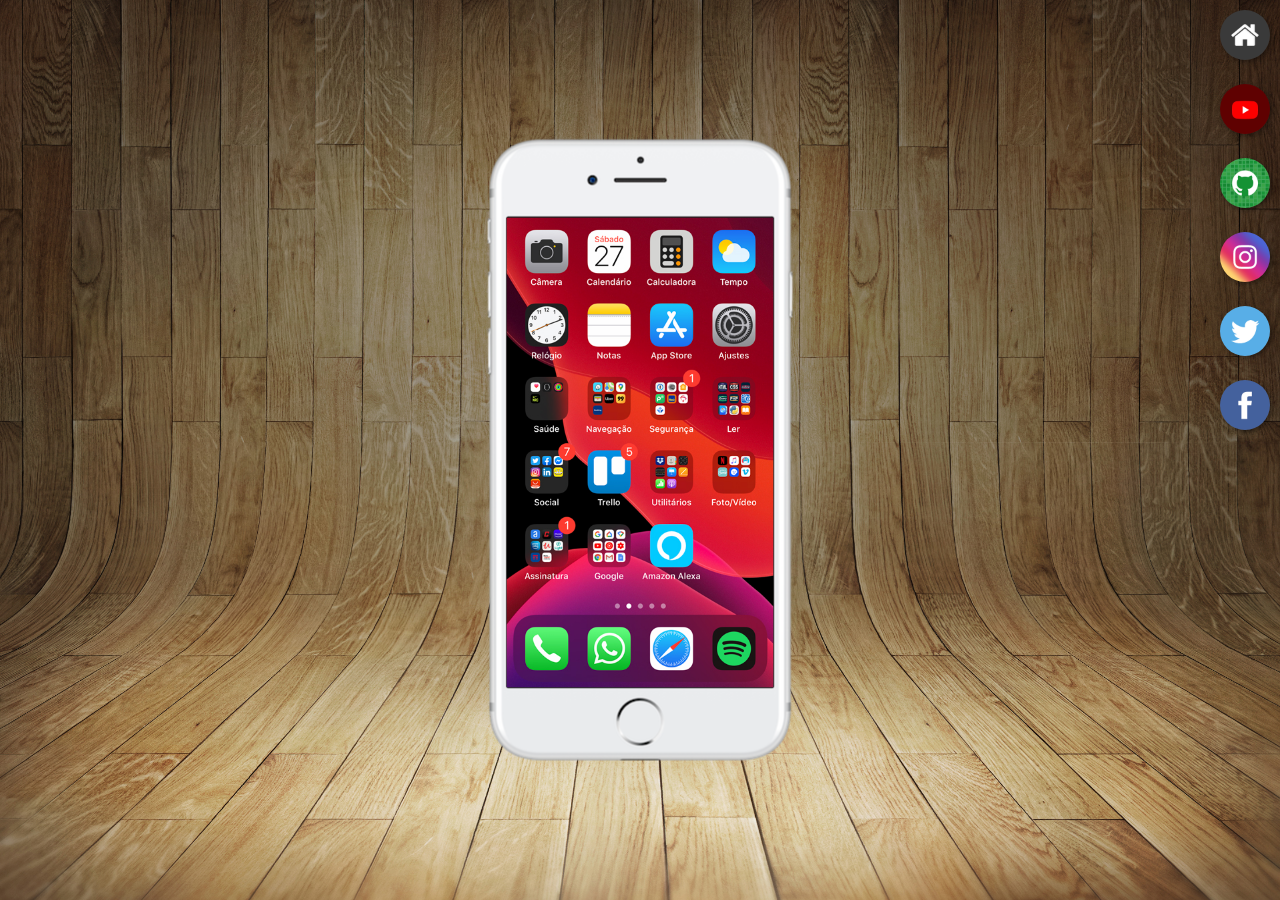
<file: index.html>
<!DOCTYPE html>
<html lang="pt-br">
<head>
    <meta charset="UTF-8">
    <meta name="viewport" content="width=device-width, initial-scale=1.0">
    <link rel="shortcut icon" href="favicon.ico" type="image/x-icon">
    <link rel="stylesheet" href="styles/style.css">
    <title>Projeto Social</title>
</head>
<body>
    <main>
        <section id="telefone">
            <iframe src="home.html" name="tela" id="tela" frameborder="0"></iframe>

        </section>
        <section id="redes-sociais">

            <a href="home.html" target="tela">
                <img src="imagens/logo-home.jpg" alt="Home">
            </a>
            <br>

            <a href="youtube.html" target="tela">
                <img src="imagens/logo-youtube.jpg" alt="Youtube">
            </a>
            <br>

            <a href="github.html" target="tela">
                <img src="imagens/logo-github.jpg" alt="Github">
            </a>
            <br>

            <a href="instagram.html" target="tela">
                <img src="imagens/logo-instagram.jpg" alt="Instagram">
            </a>
            <br>

            <a href="twitter.html" target="tela">
                <img src="imagens/logo-twitter.jpg" alt="Twitter">
            </a>
            <br>

            <a href="facebook.html" target="tela">
                <img src="imagens/logo-facebook.jpg" alt="Facebook">
            </a>
            <br>

        </section>
    </main>
</body>
</html>
</file>
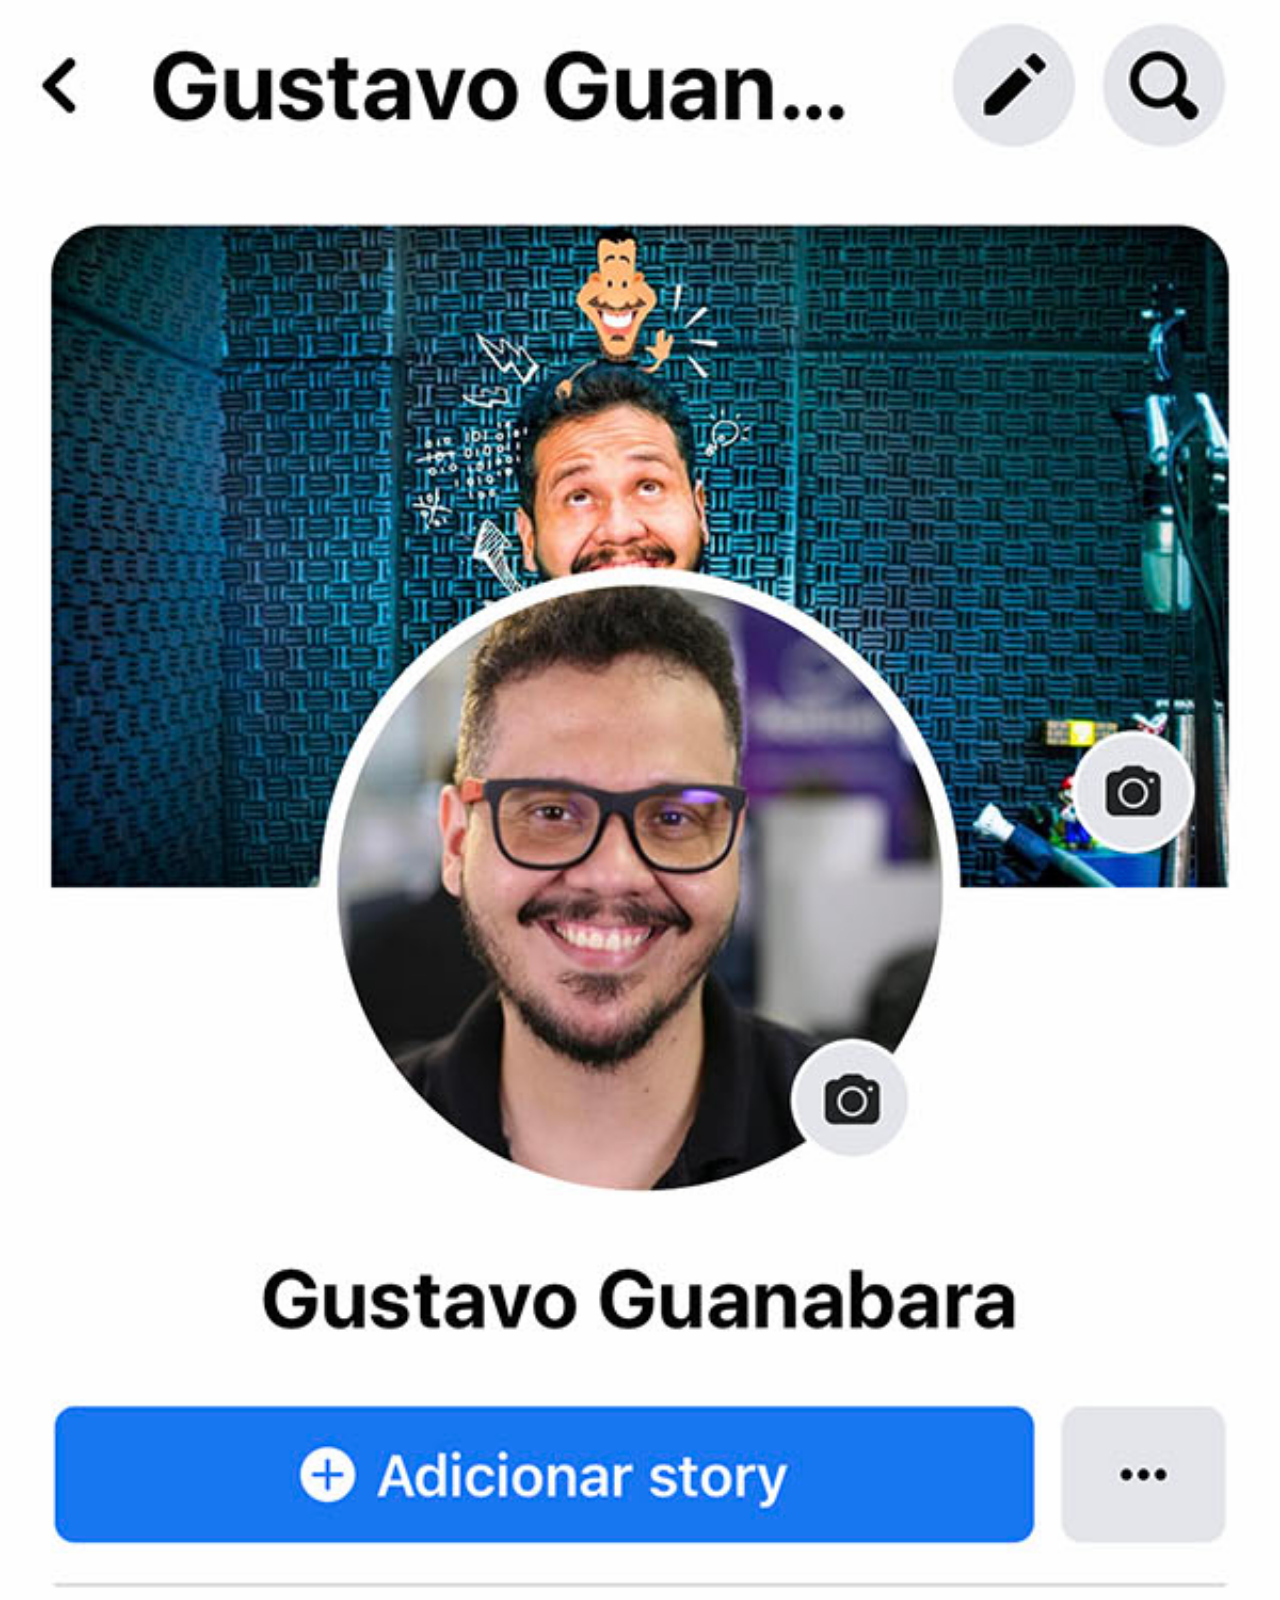
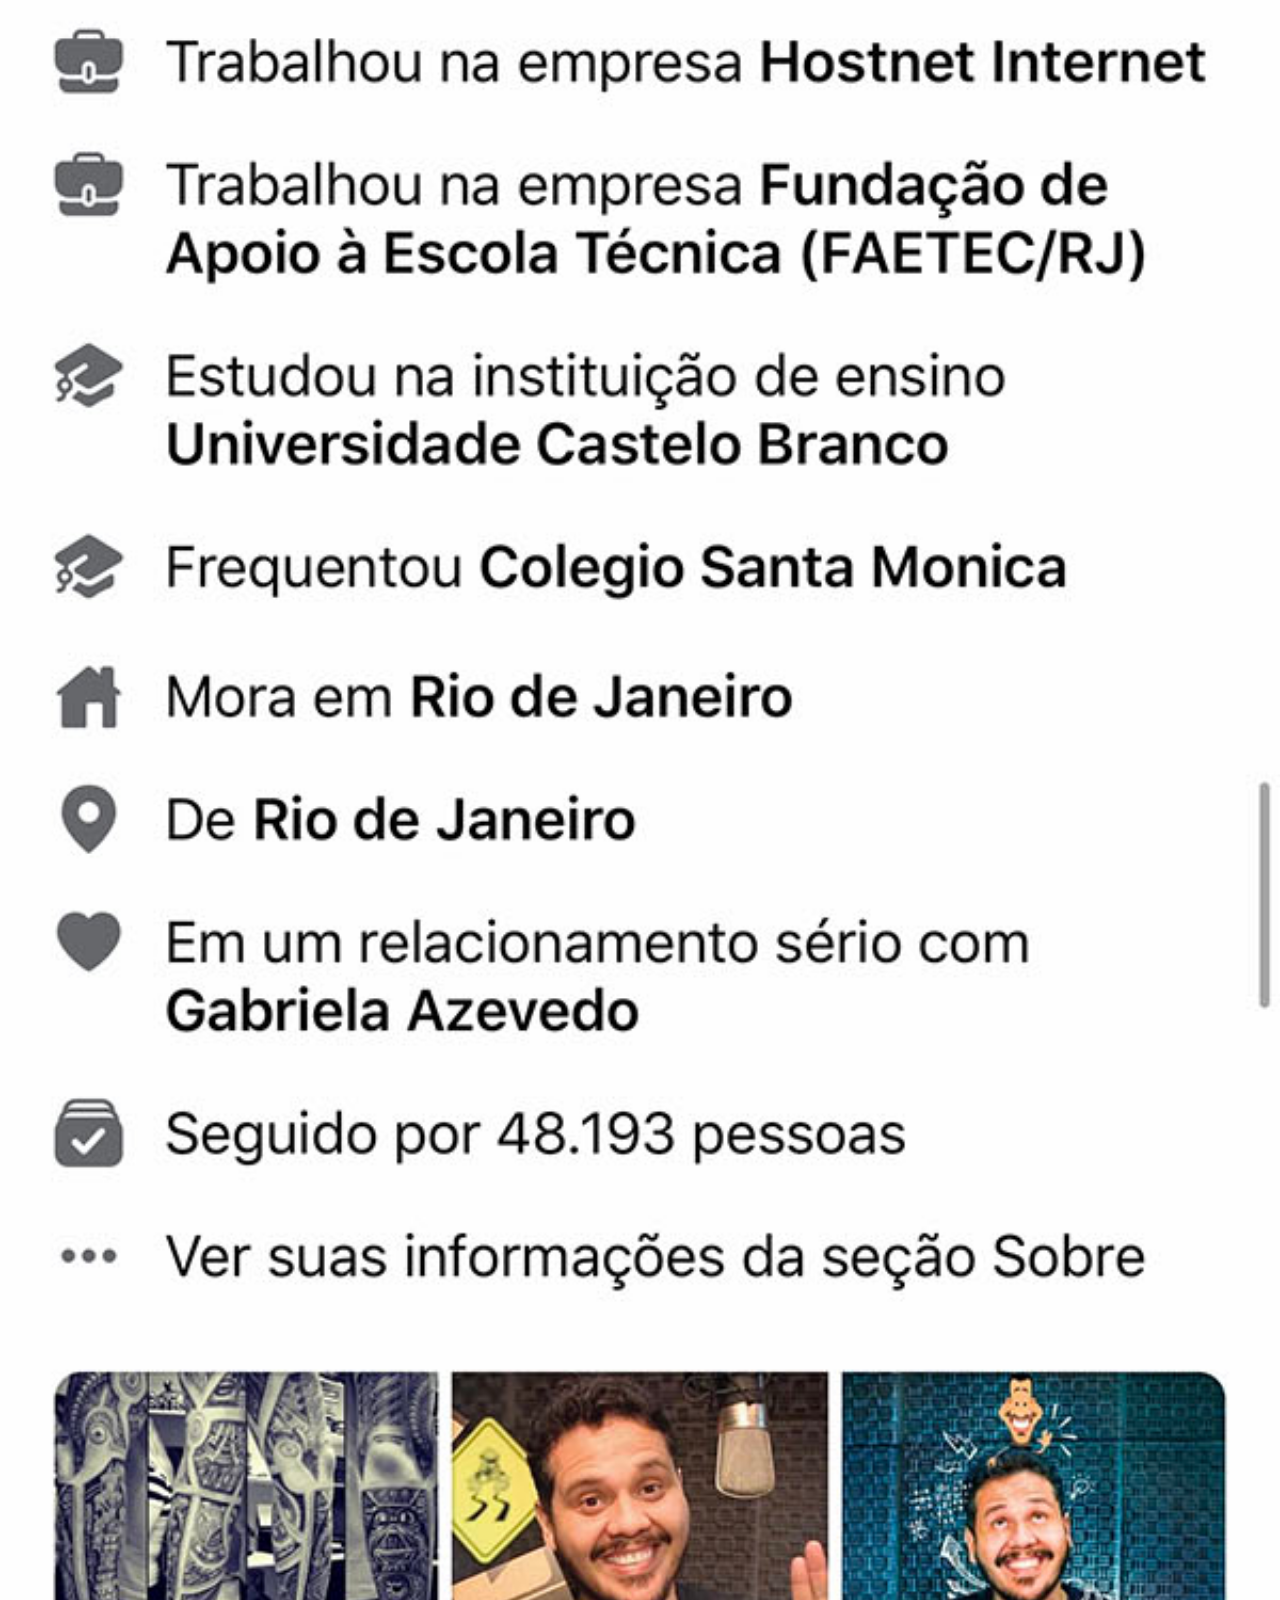
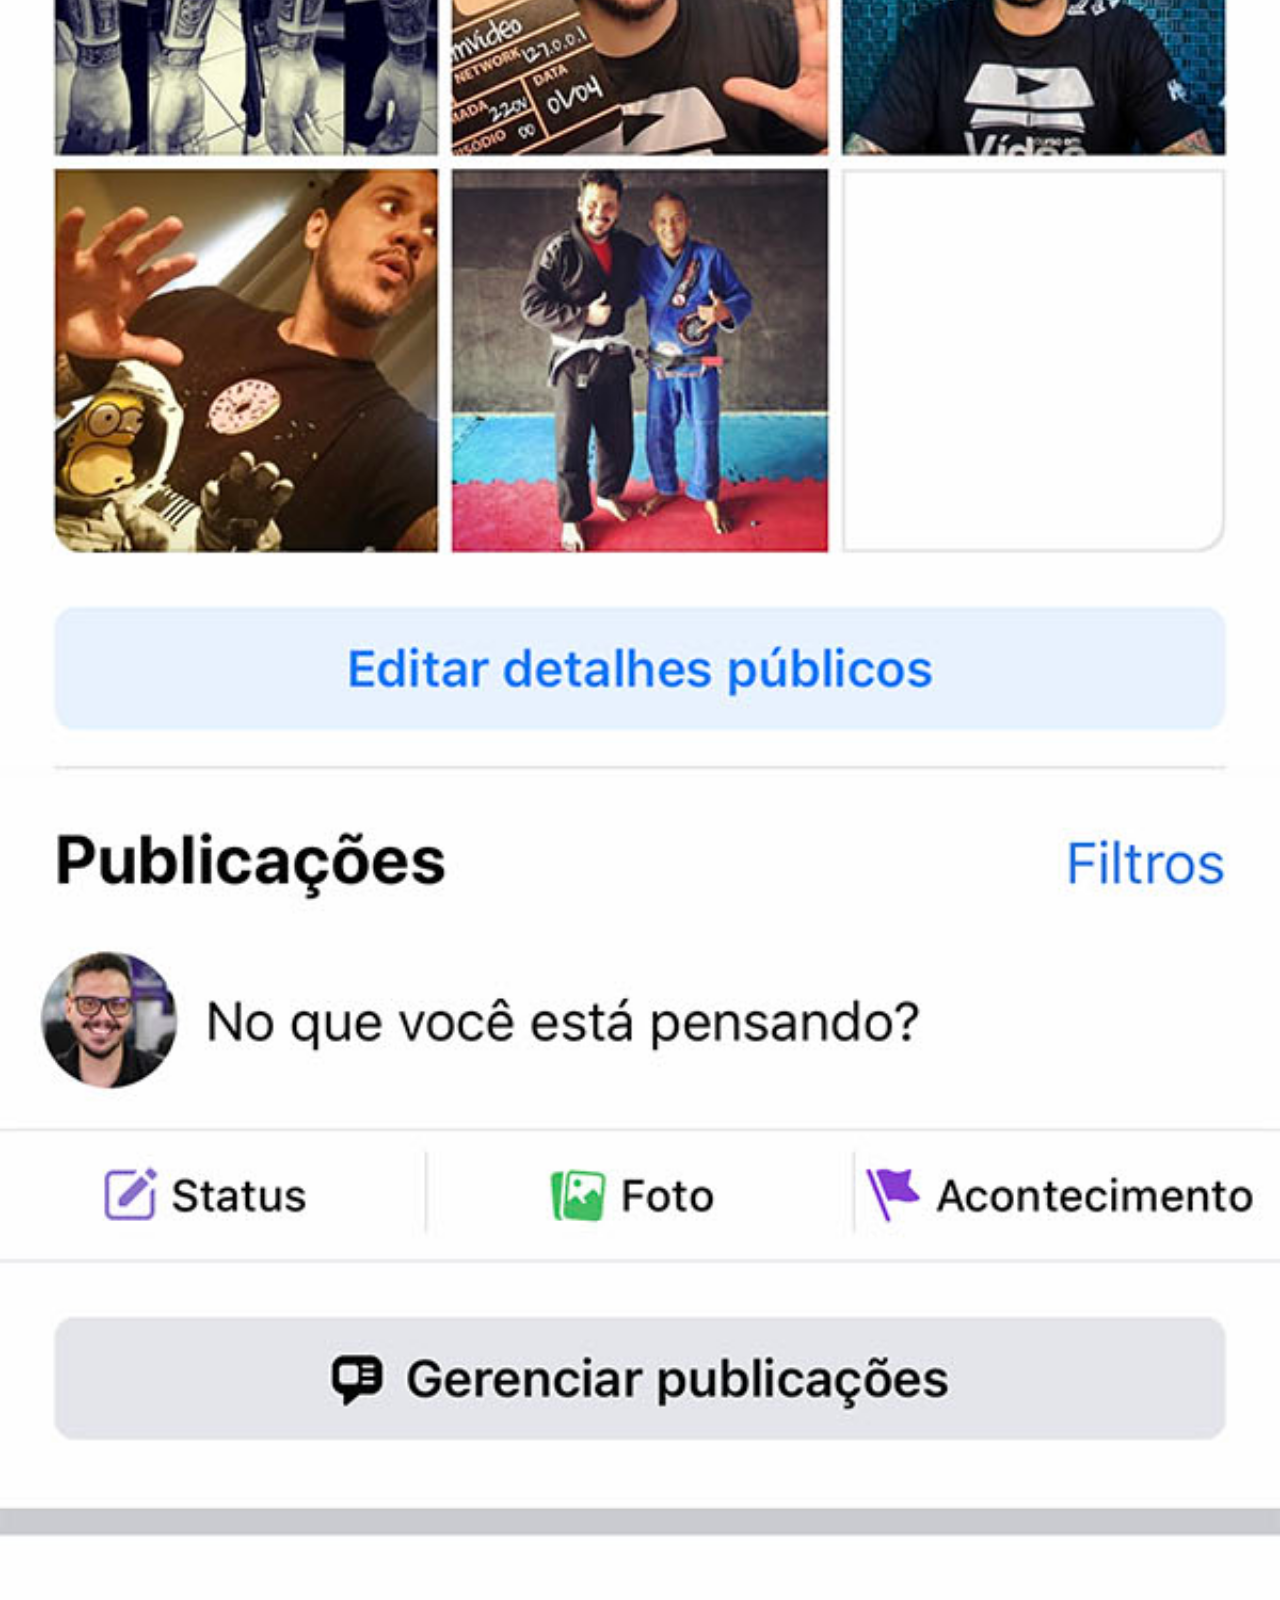
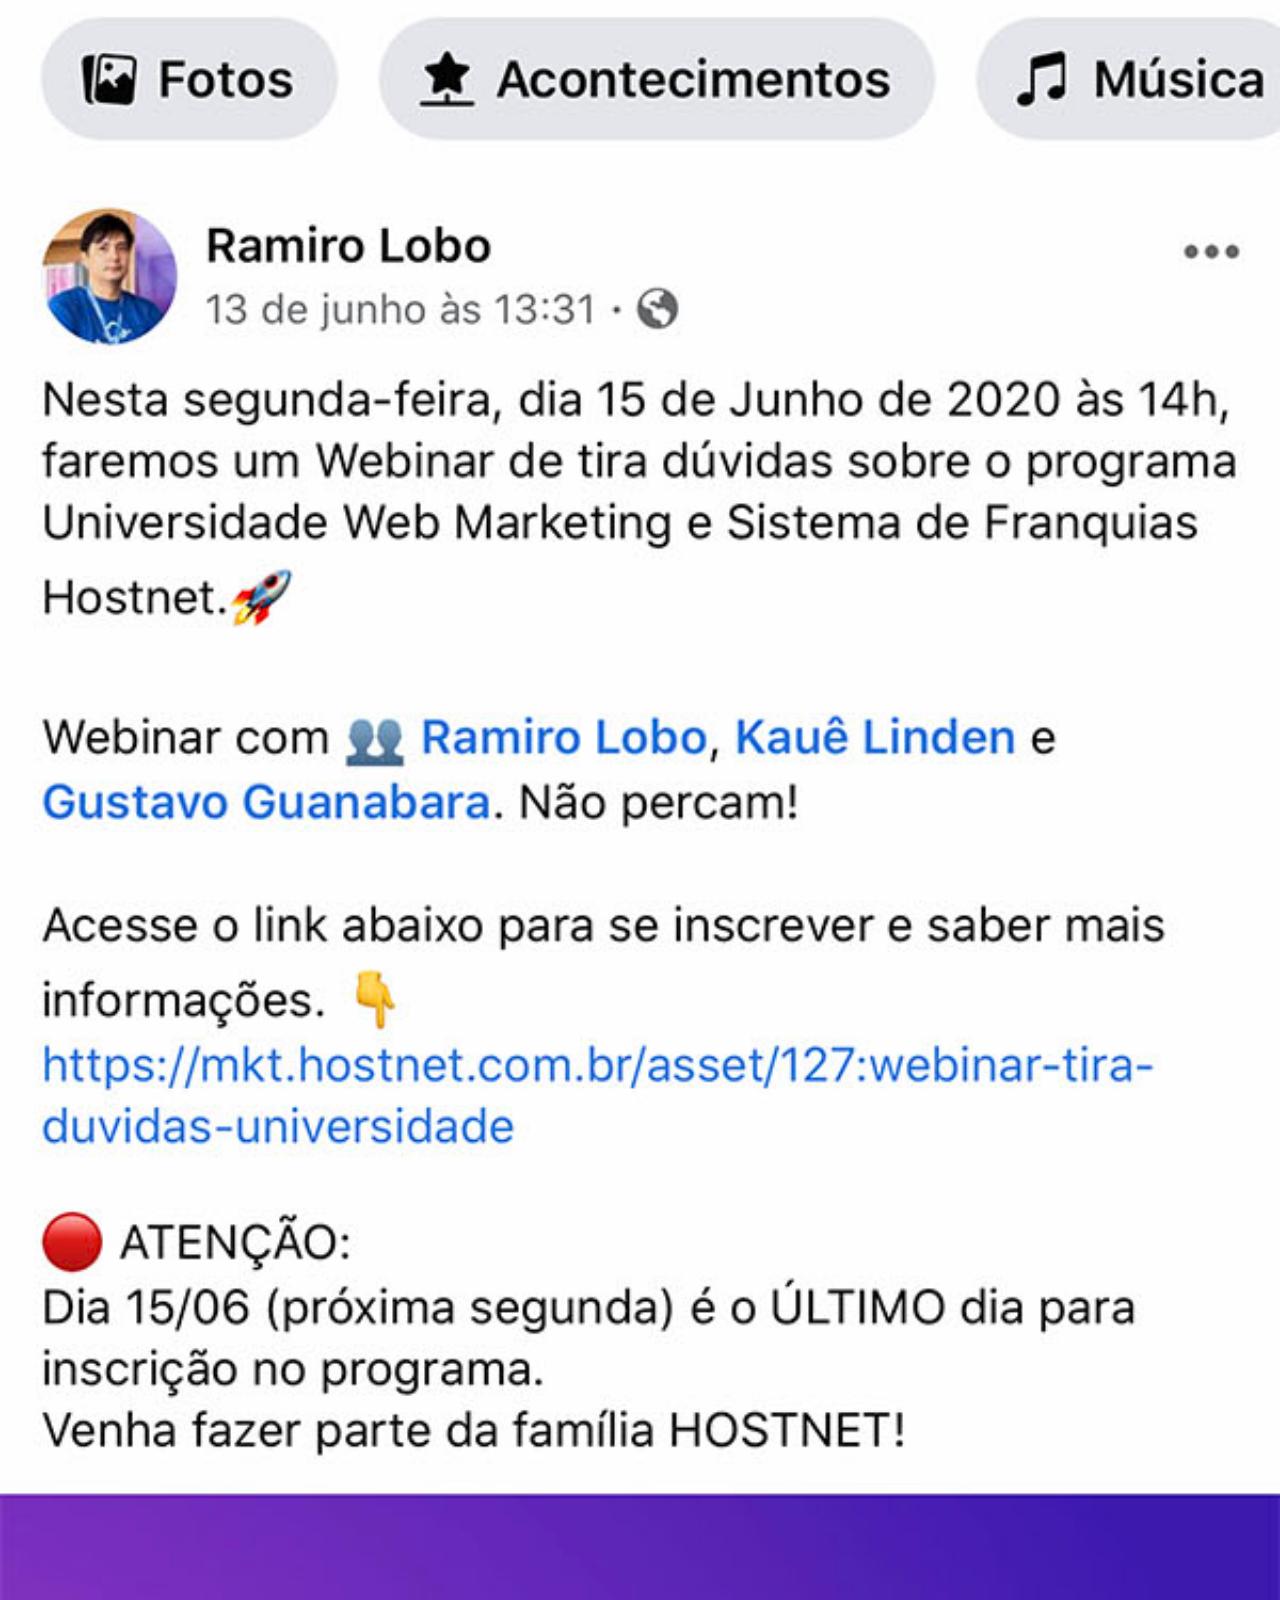
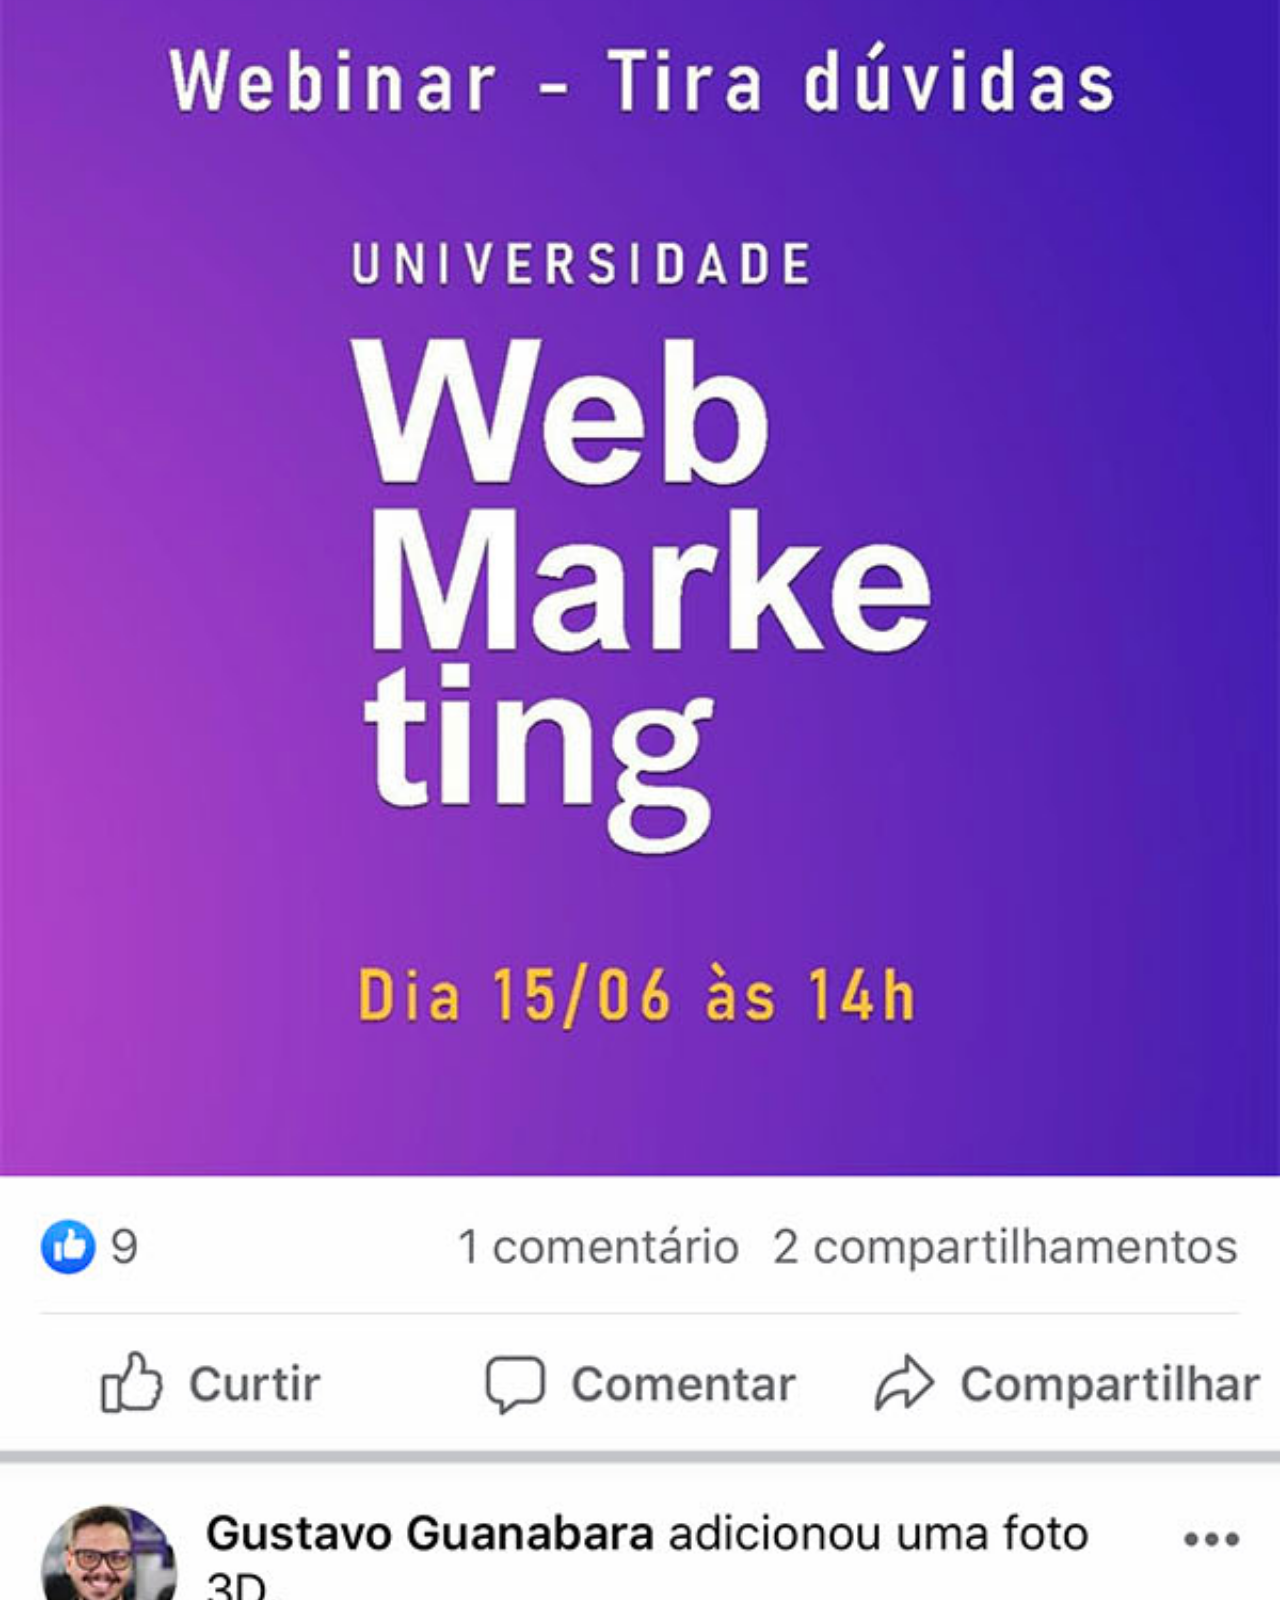
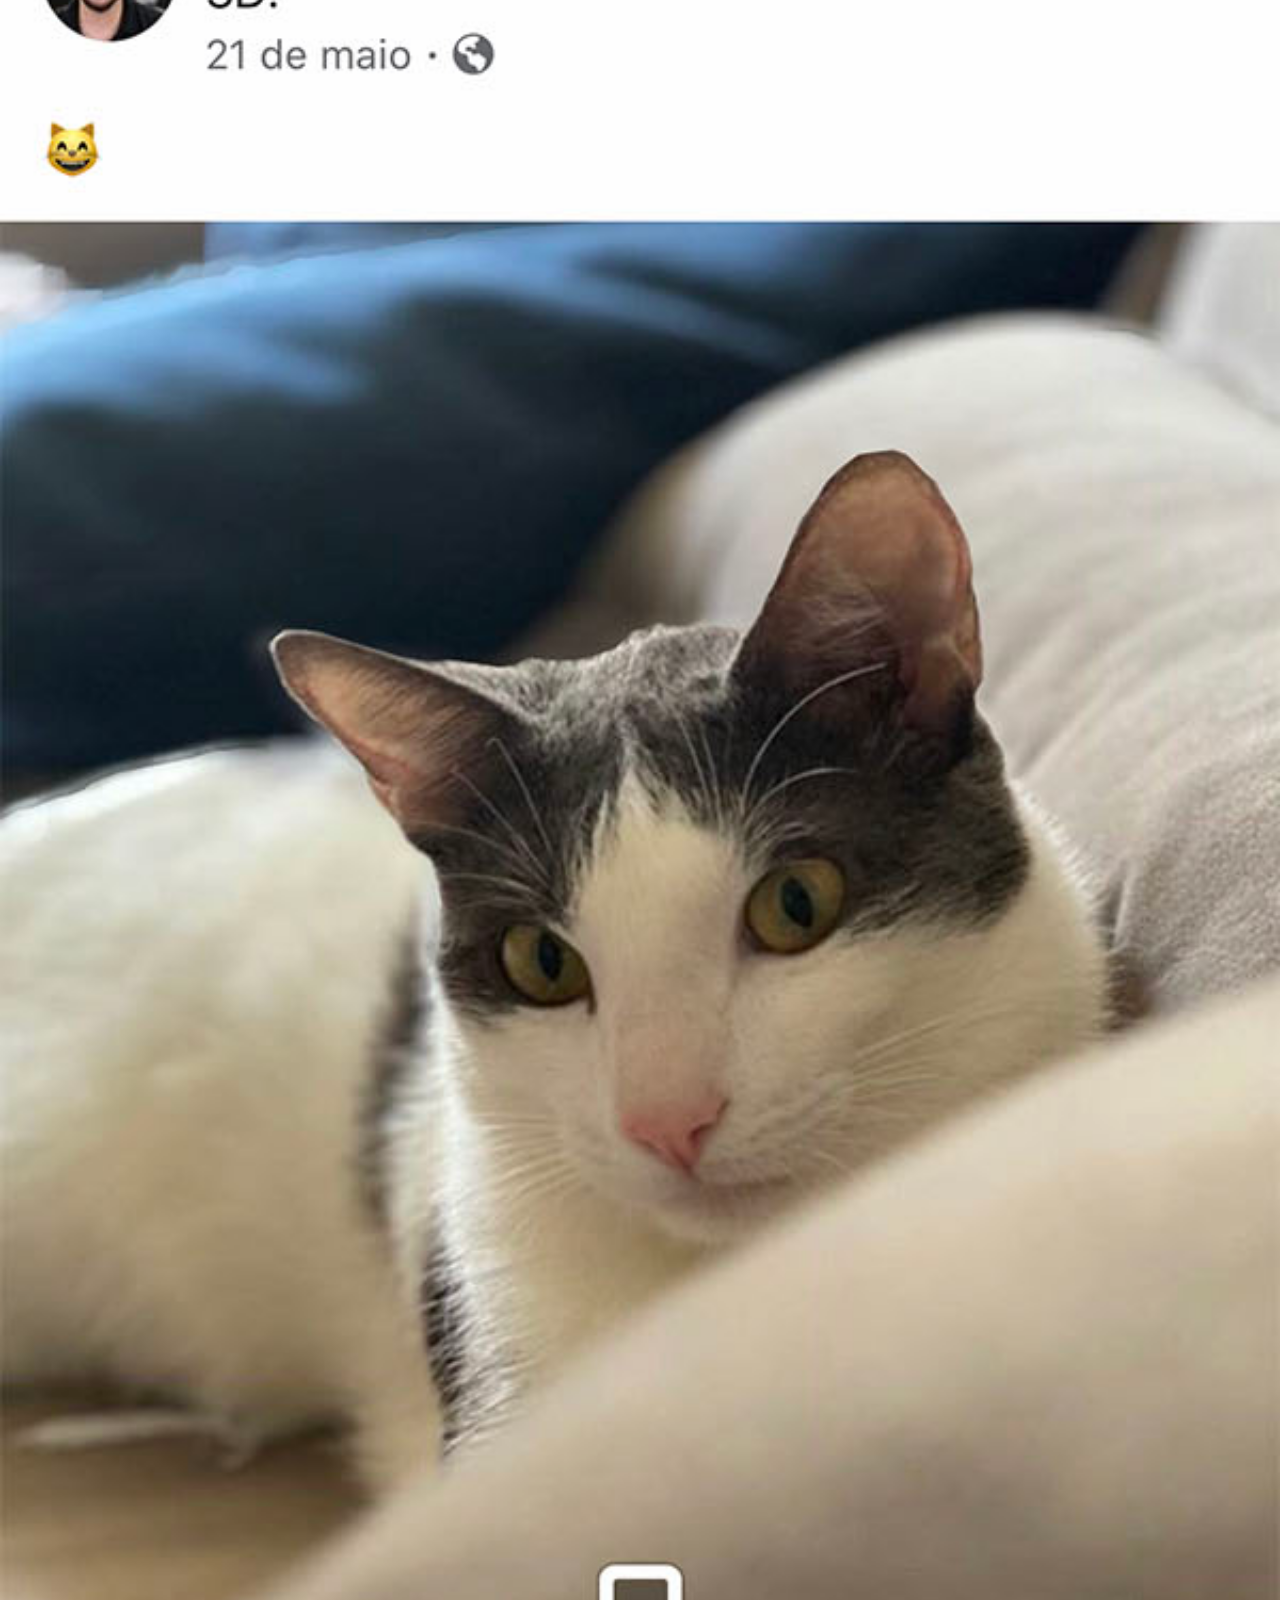
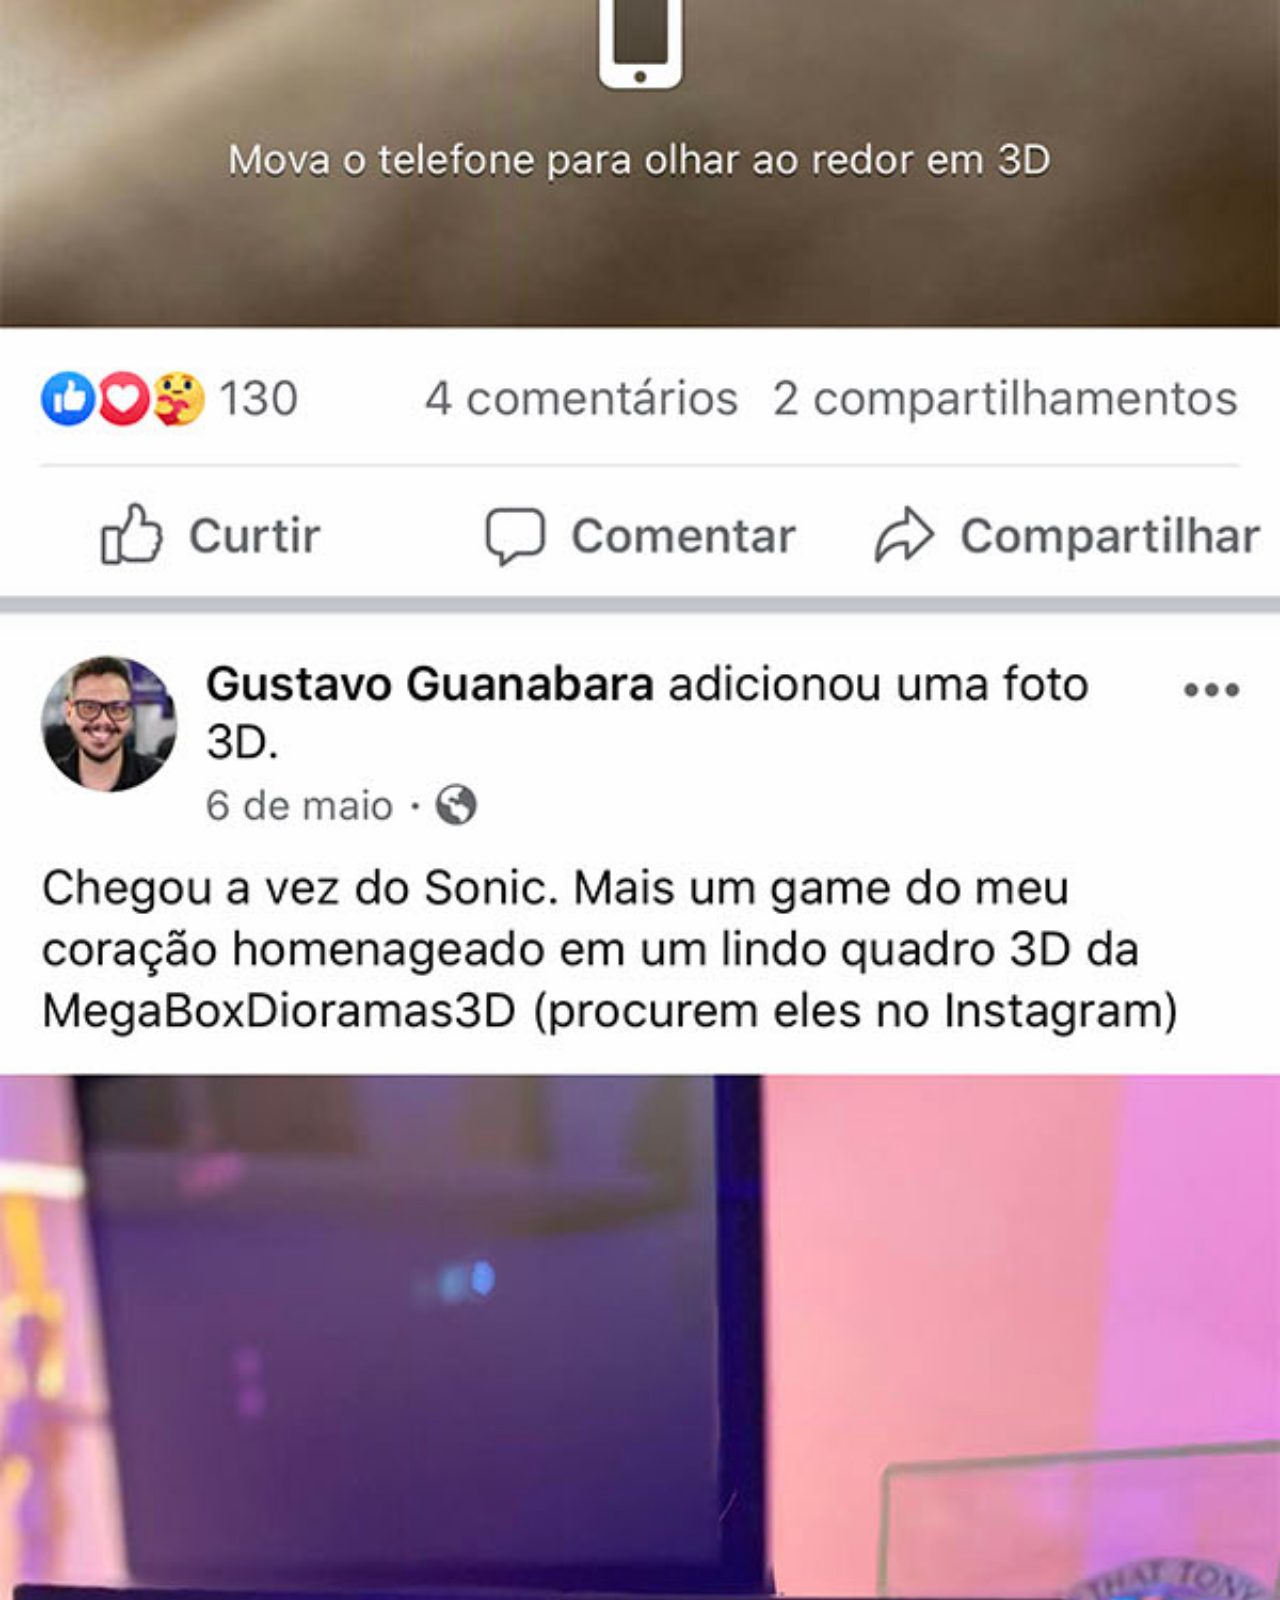
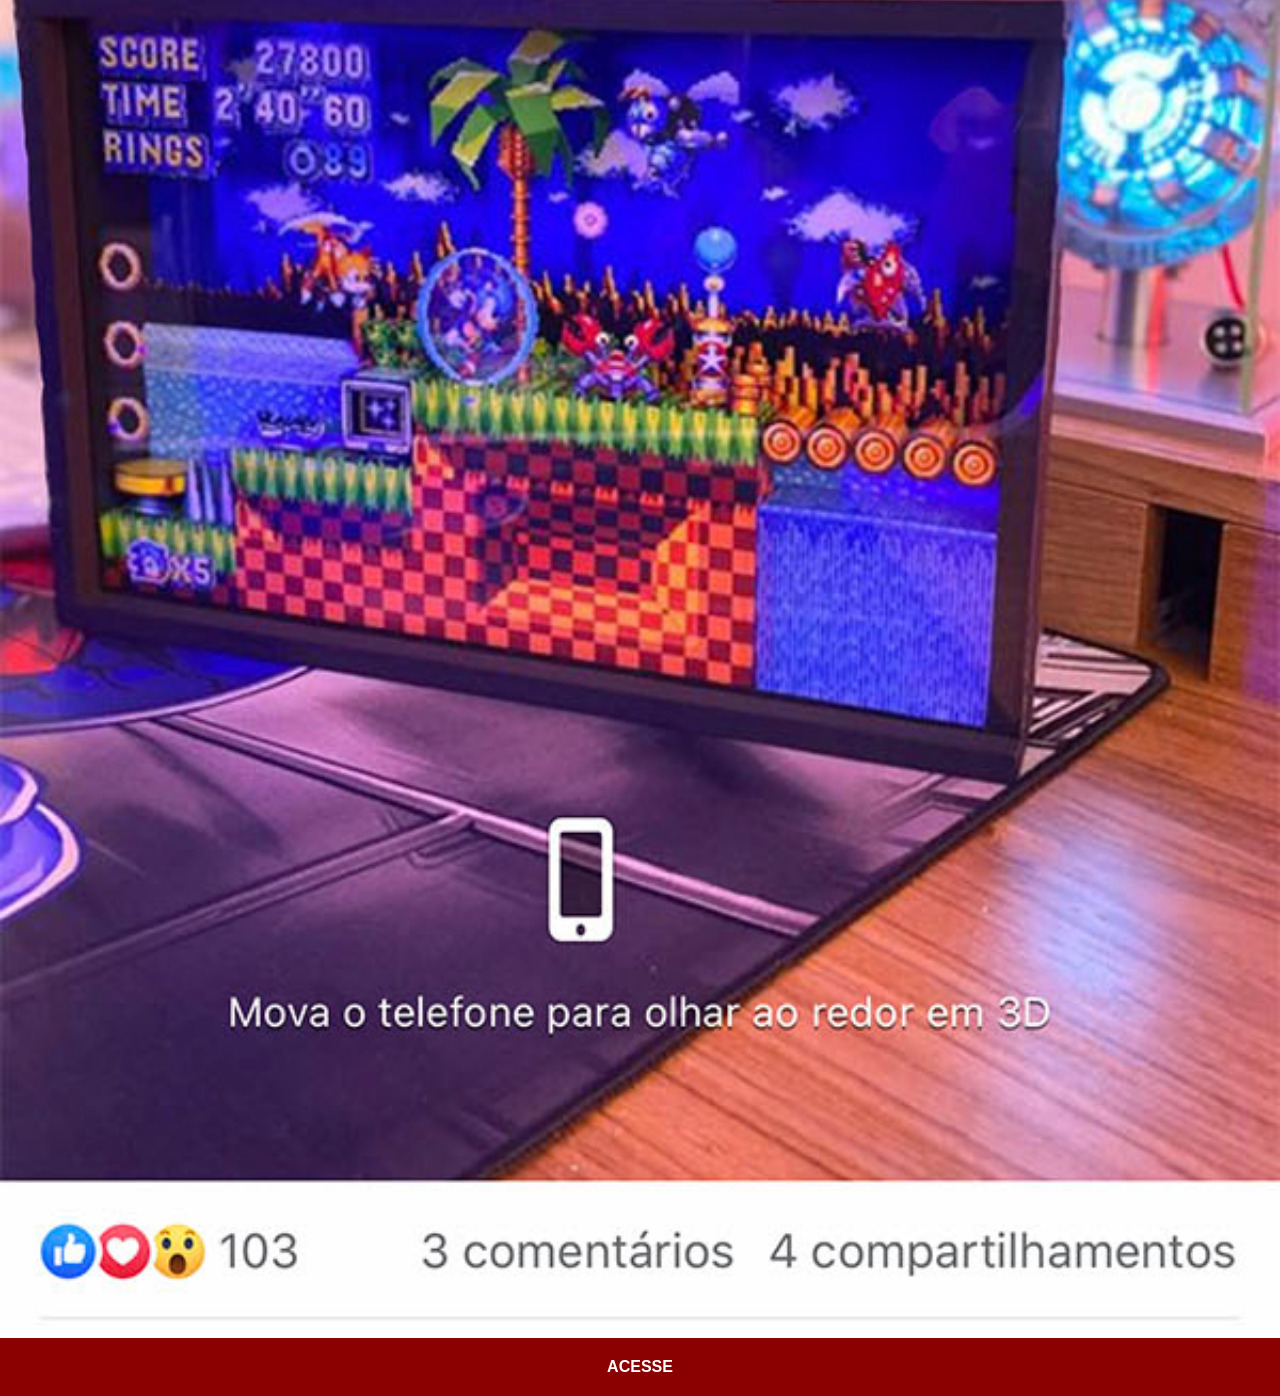
<file: facebook.html>
<!DOCTYPE html>
<html lang="pt-br">
<head>
    <meta charset="UTF-8">
    <meta name="viewport" content="width=device-width, initial-scale=1.0">
    <link rel="stylesheet" href="styles/sociais.css">
    <title>Facebook</title>
</head>
<body>
    <img src="imagens/tela-facebook.jpg" alt="Facebook">
    <a href="https://www.facebook.com/gustavoguanabara" target="_blank">ACESSE</a>
</body>
</html>
</file>
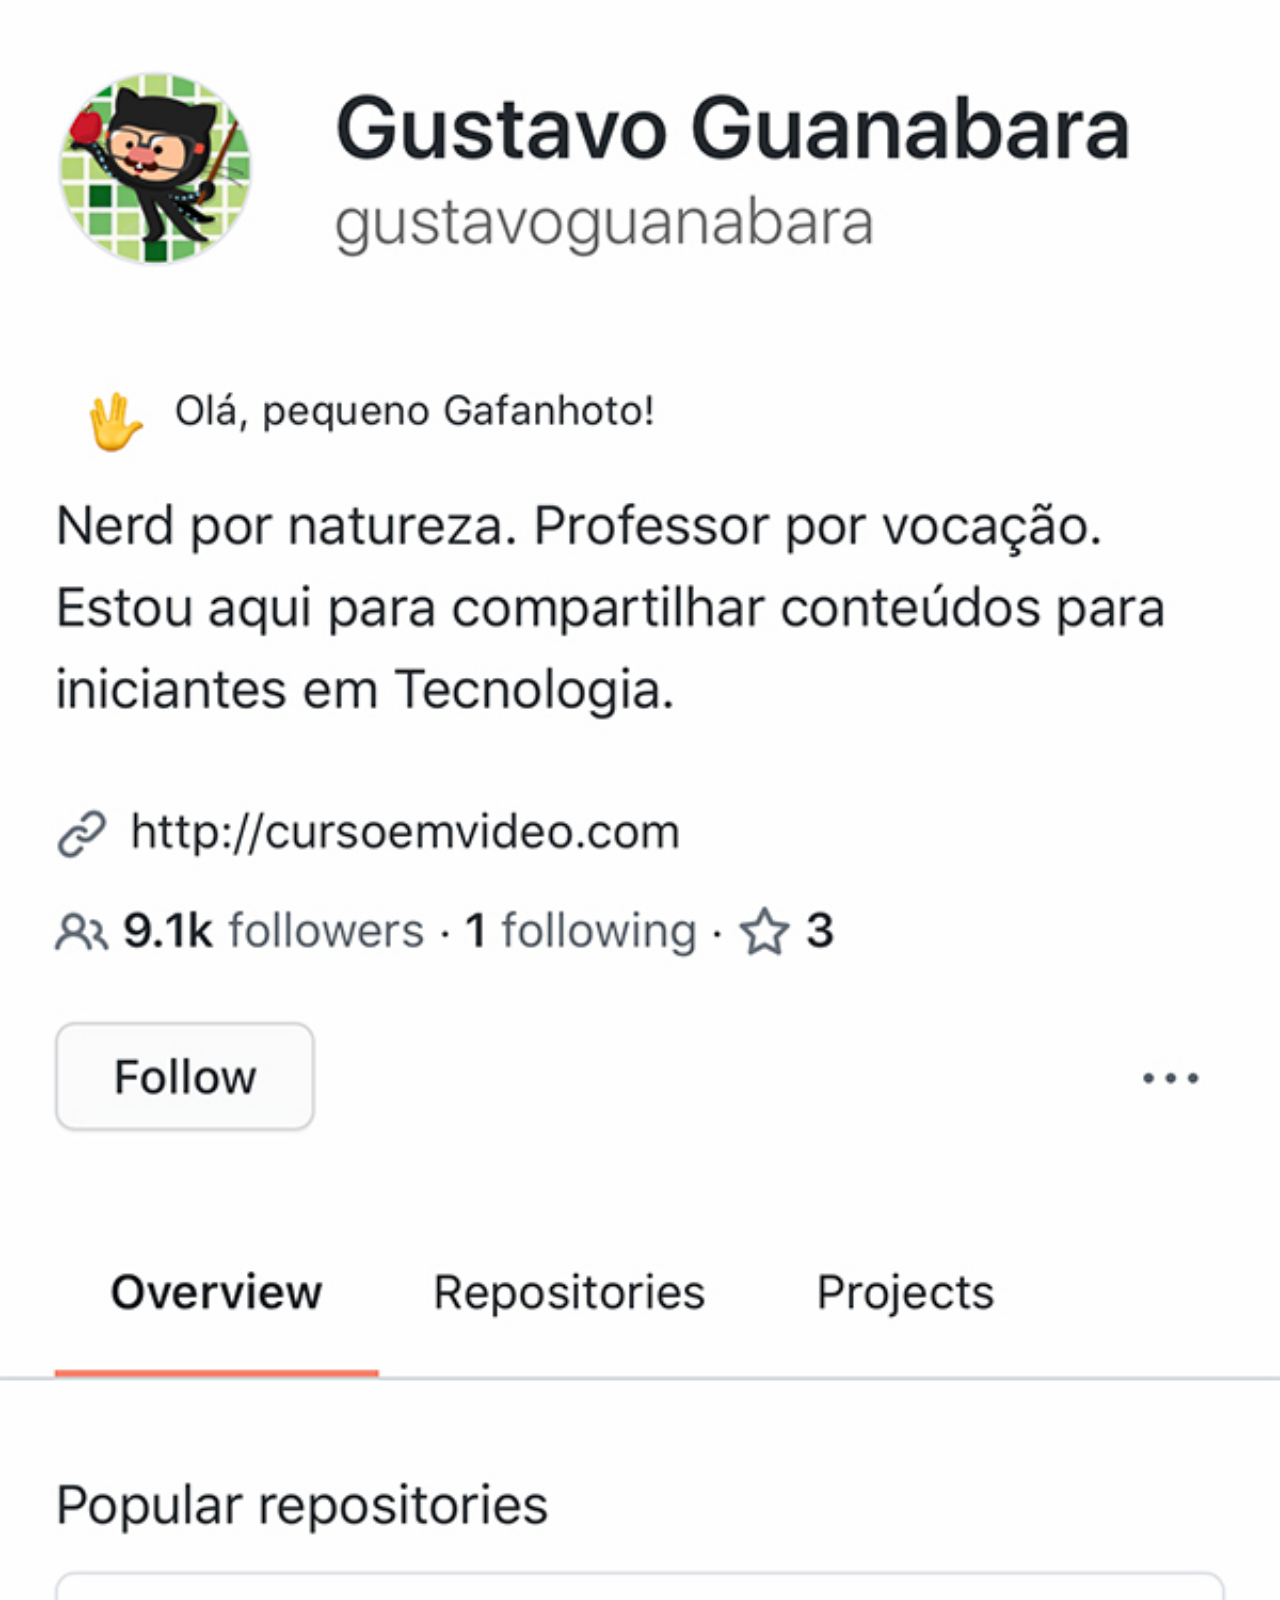
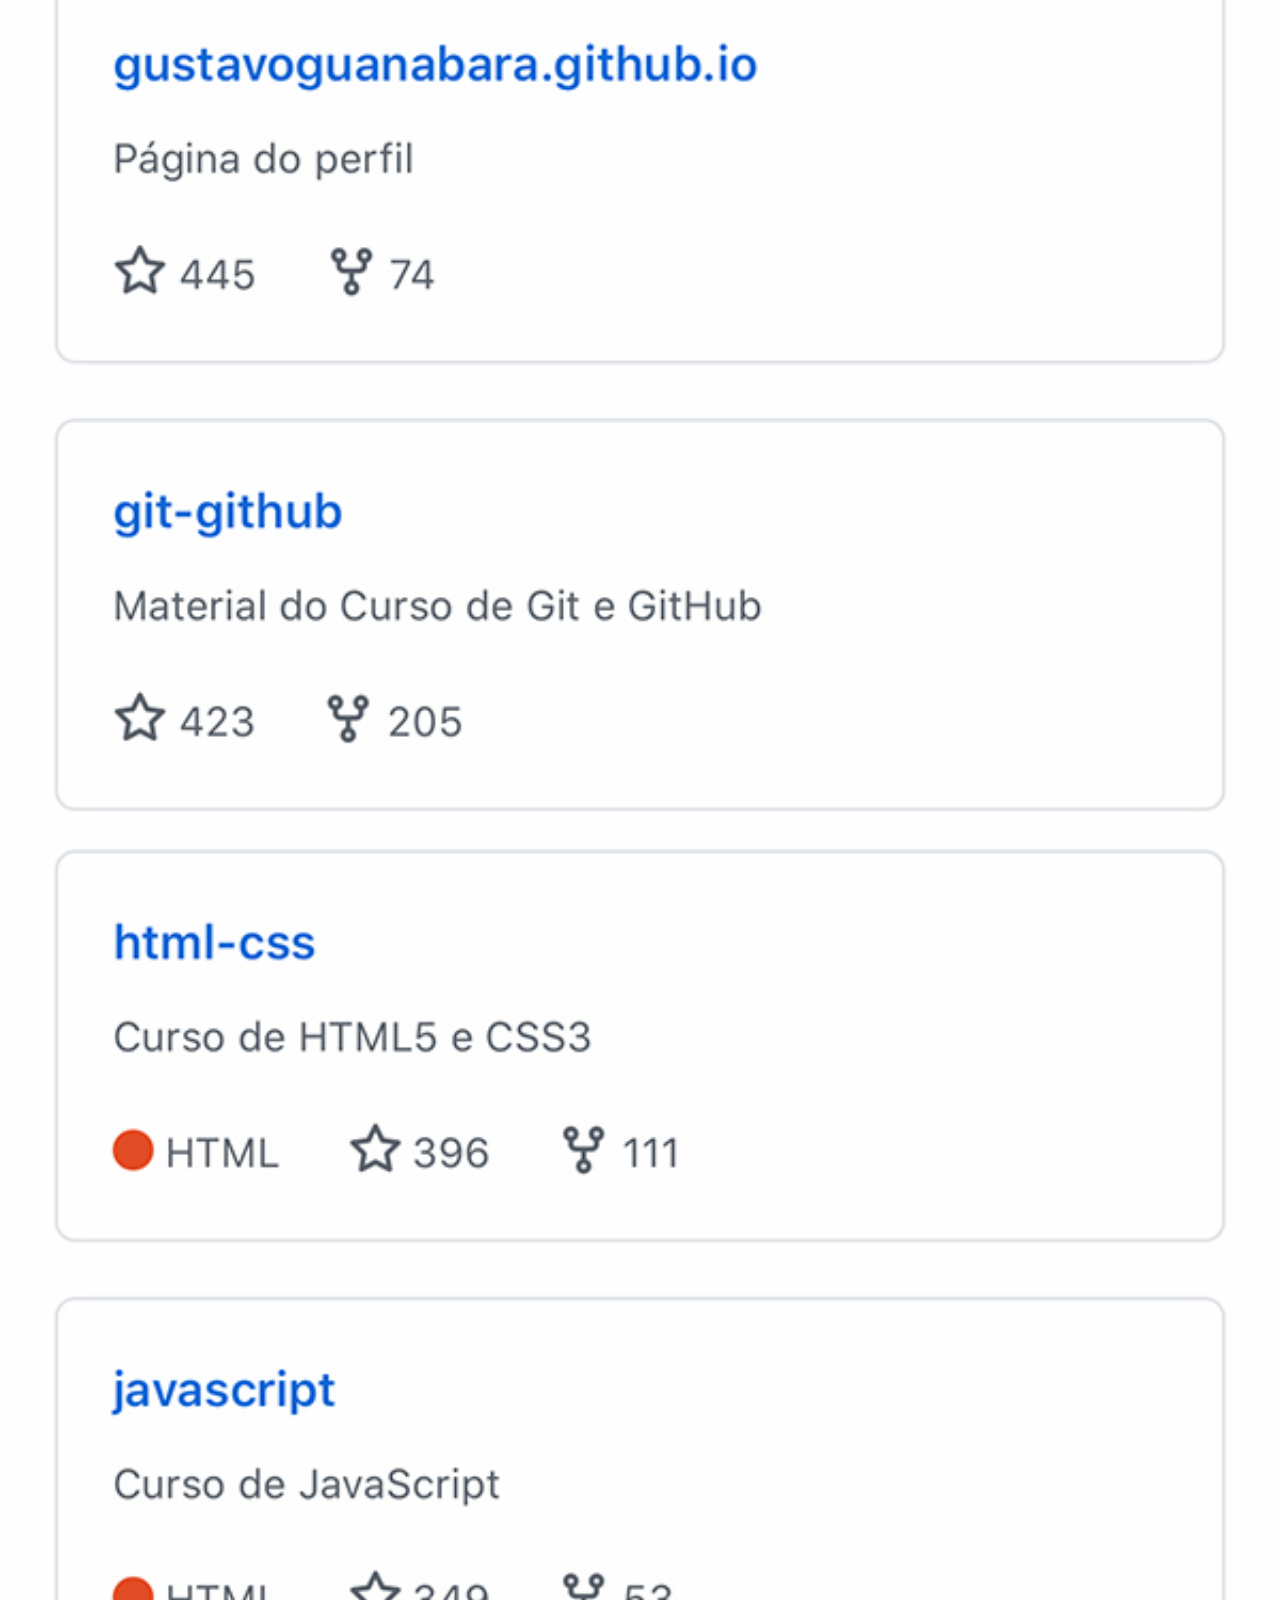
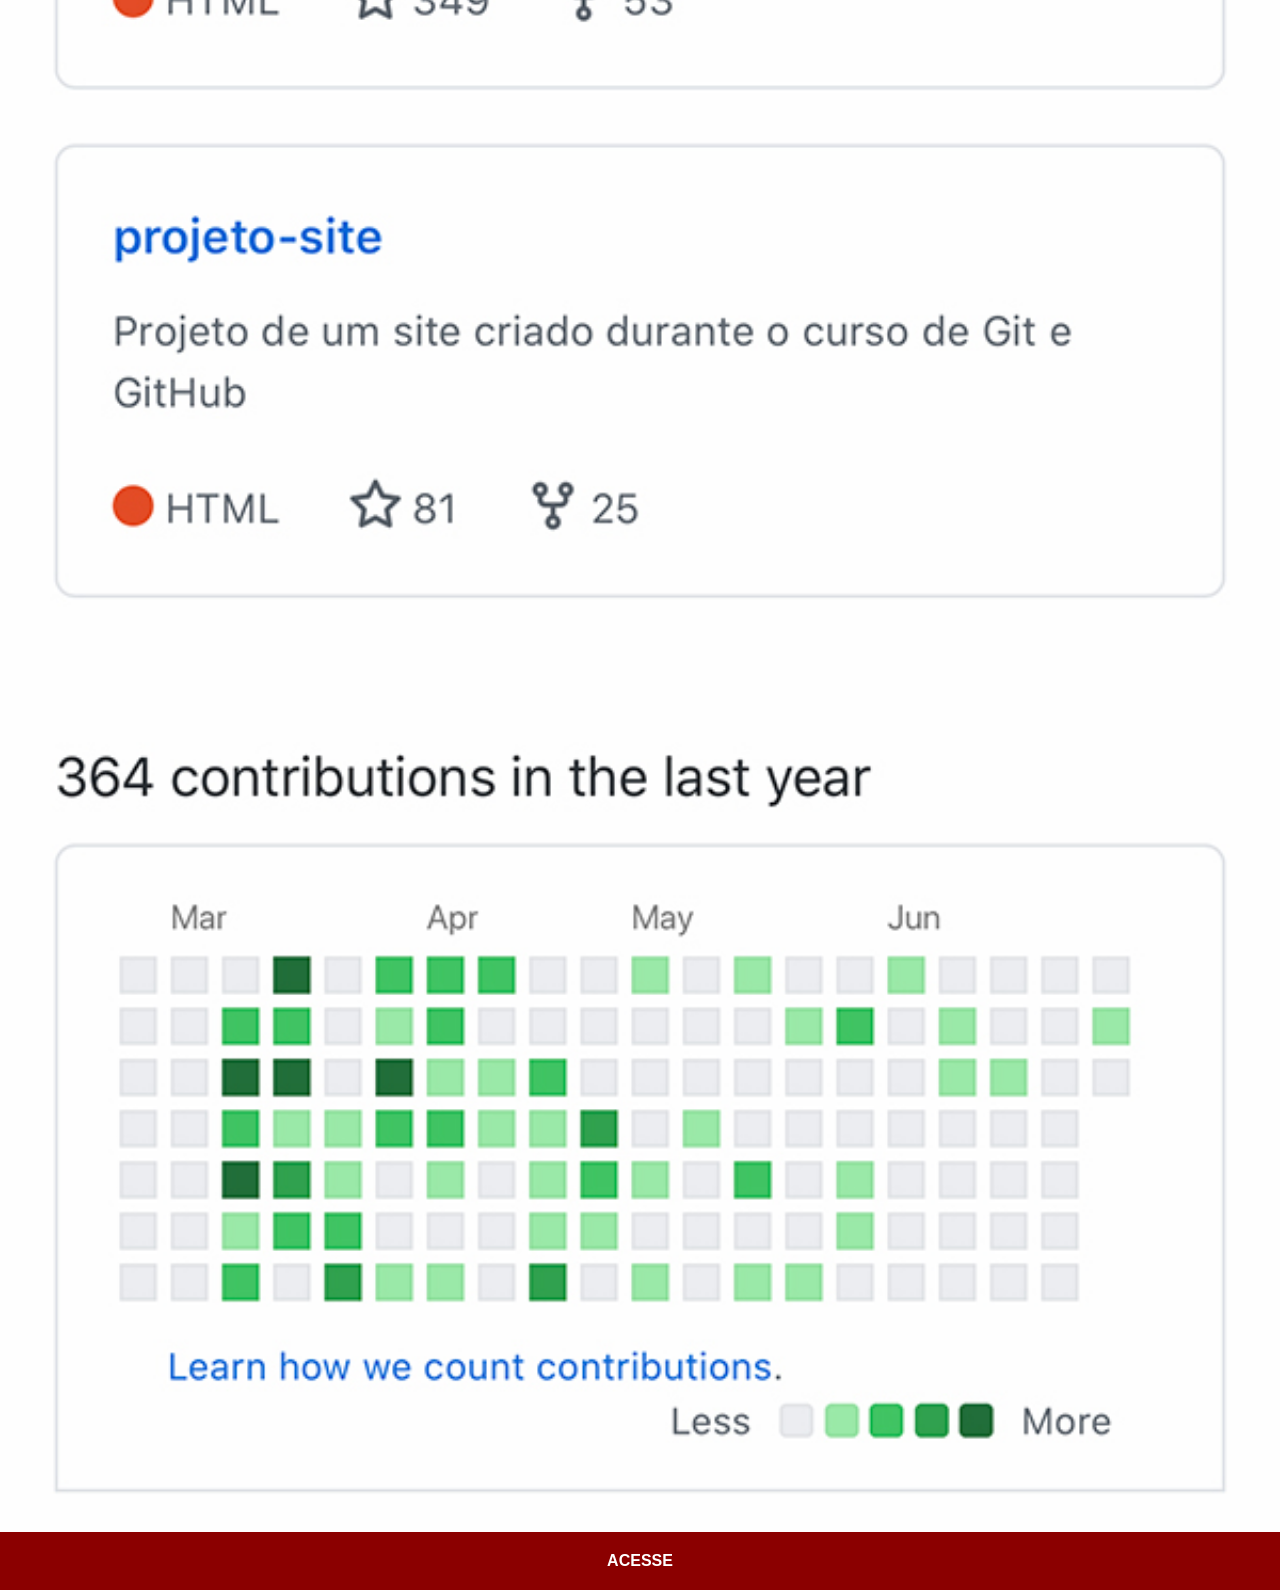
<file: github.html>
<!DOCTYPE html>
<html lang="pt-br">
<head>
    <meta charset="UTF-8">
    <meta name="viewport" content="width=device-width, initial-scale=1.0">
    <link rel="stylesheet" href="styles/sociais.css">
    <title>Github</title>
</head>
<body>
    <img src="imagens/tela-github.jpg" alt="Github">
    <a href="https://www.github.com/professorguanabara" target="_blank">ACESSE</a>
</body>
</html>
</file>
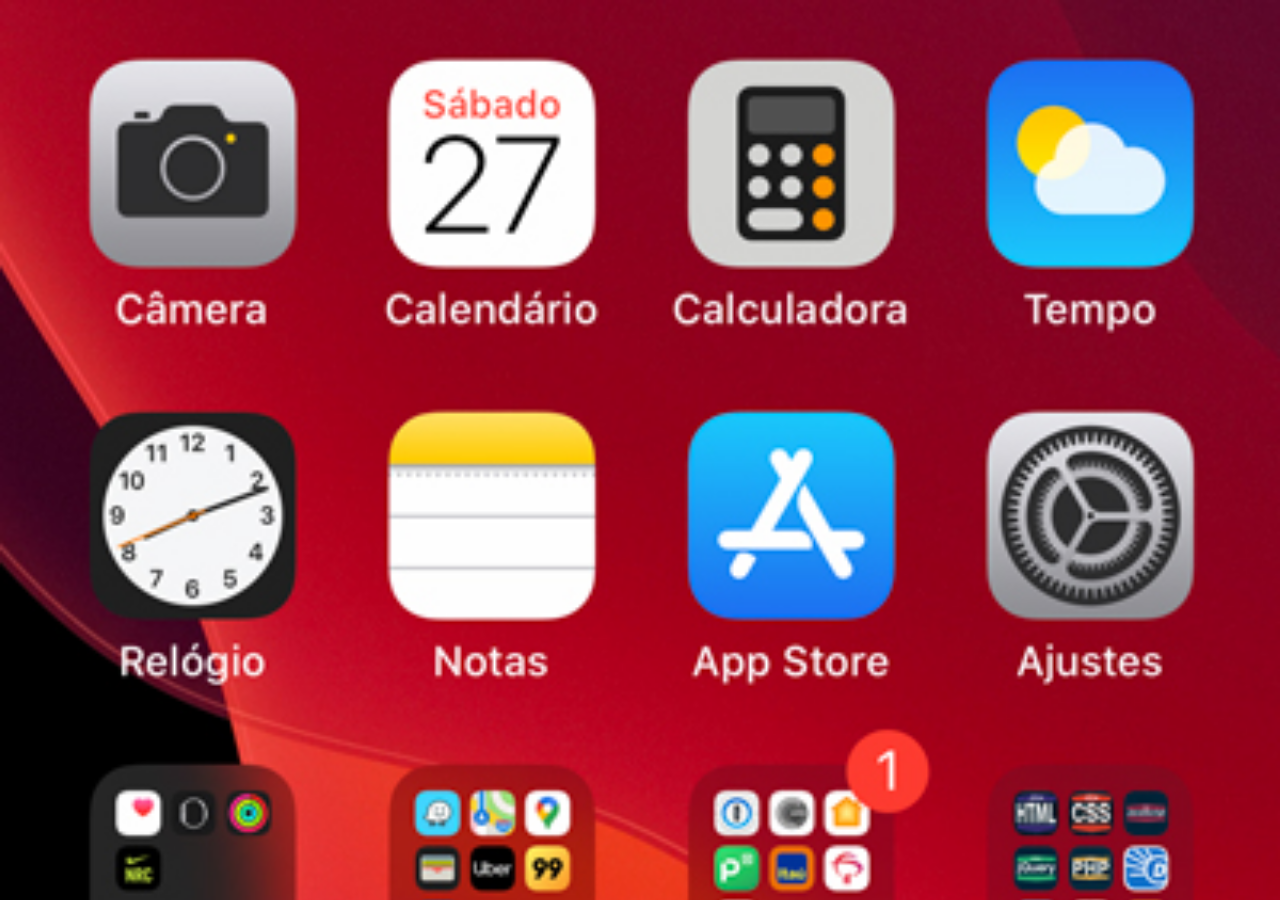
<file: home.html>
<!DOCTYPE html>
<html lang="pt-br">
<head>
    <meta charset="UTF-8">
    <meta name="viewport" content="width=device-width, initial-scale=1.0">
    <title>Home</title>
    <style>
        *{
            margin: 0px;
            padding: 0px;
        }

        body{
            height: 100vh;
            width: 100vw;
            background: black url(imagens/tela-home.jpg) no-repeat top center;
            background-size: cover;
        }
    </style>
</head>
<body>
    
</body>
</html>
</file>
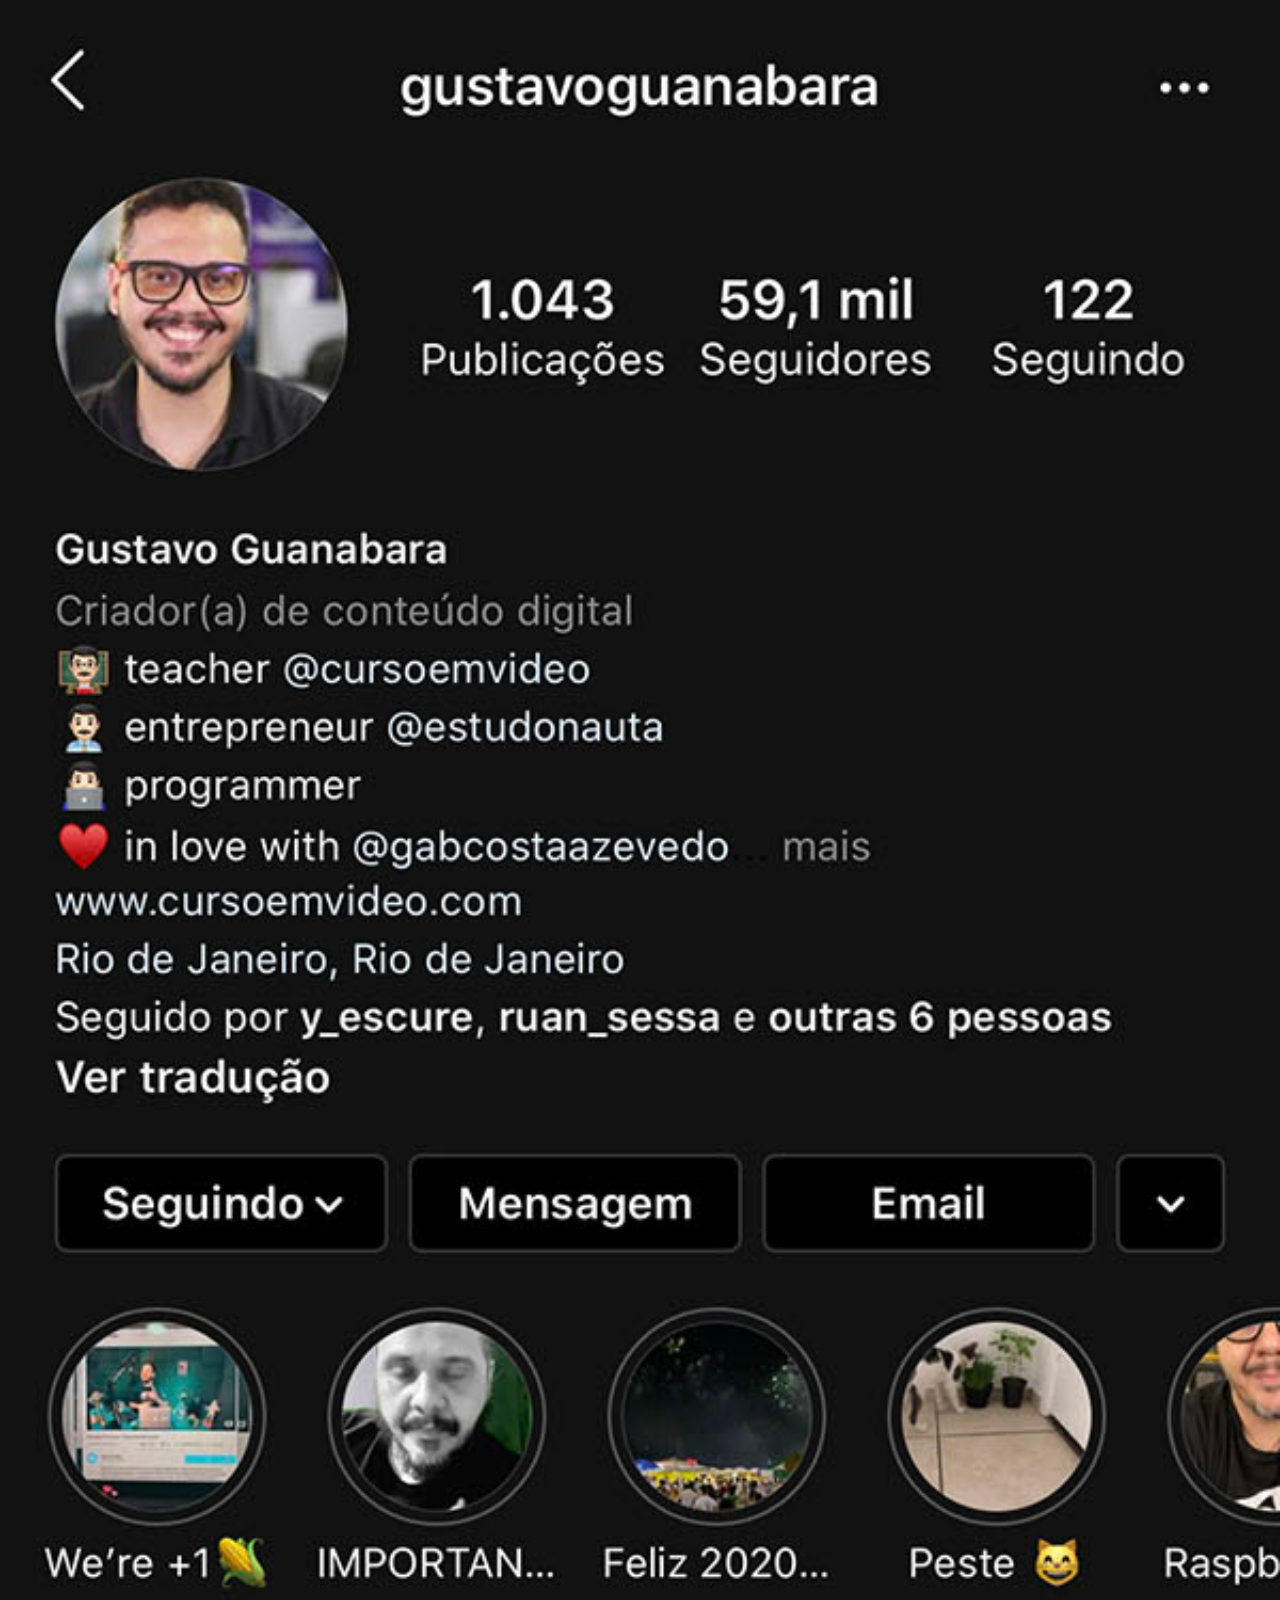
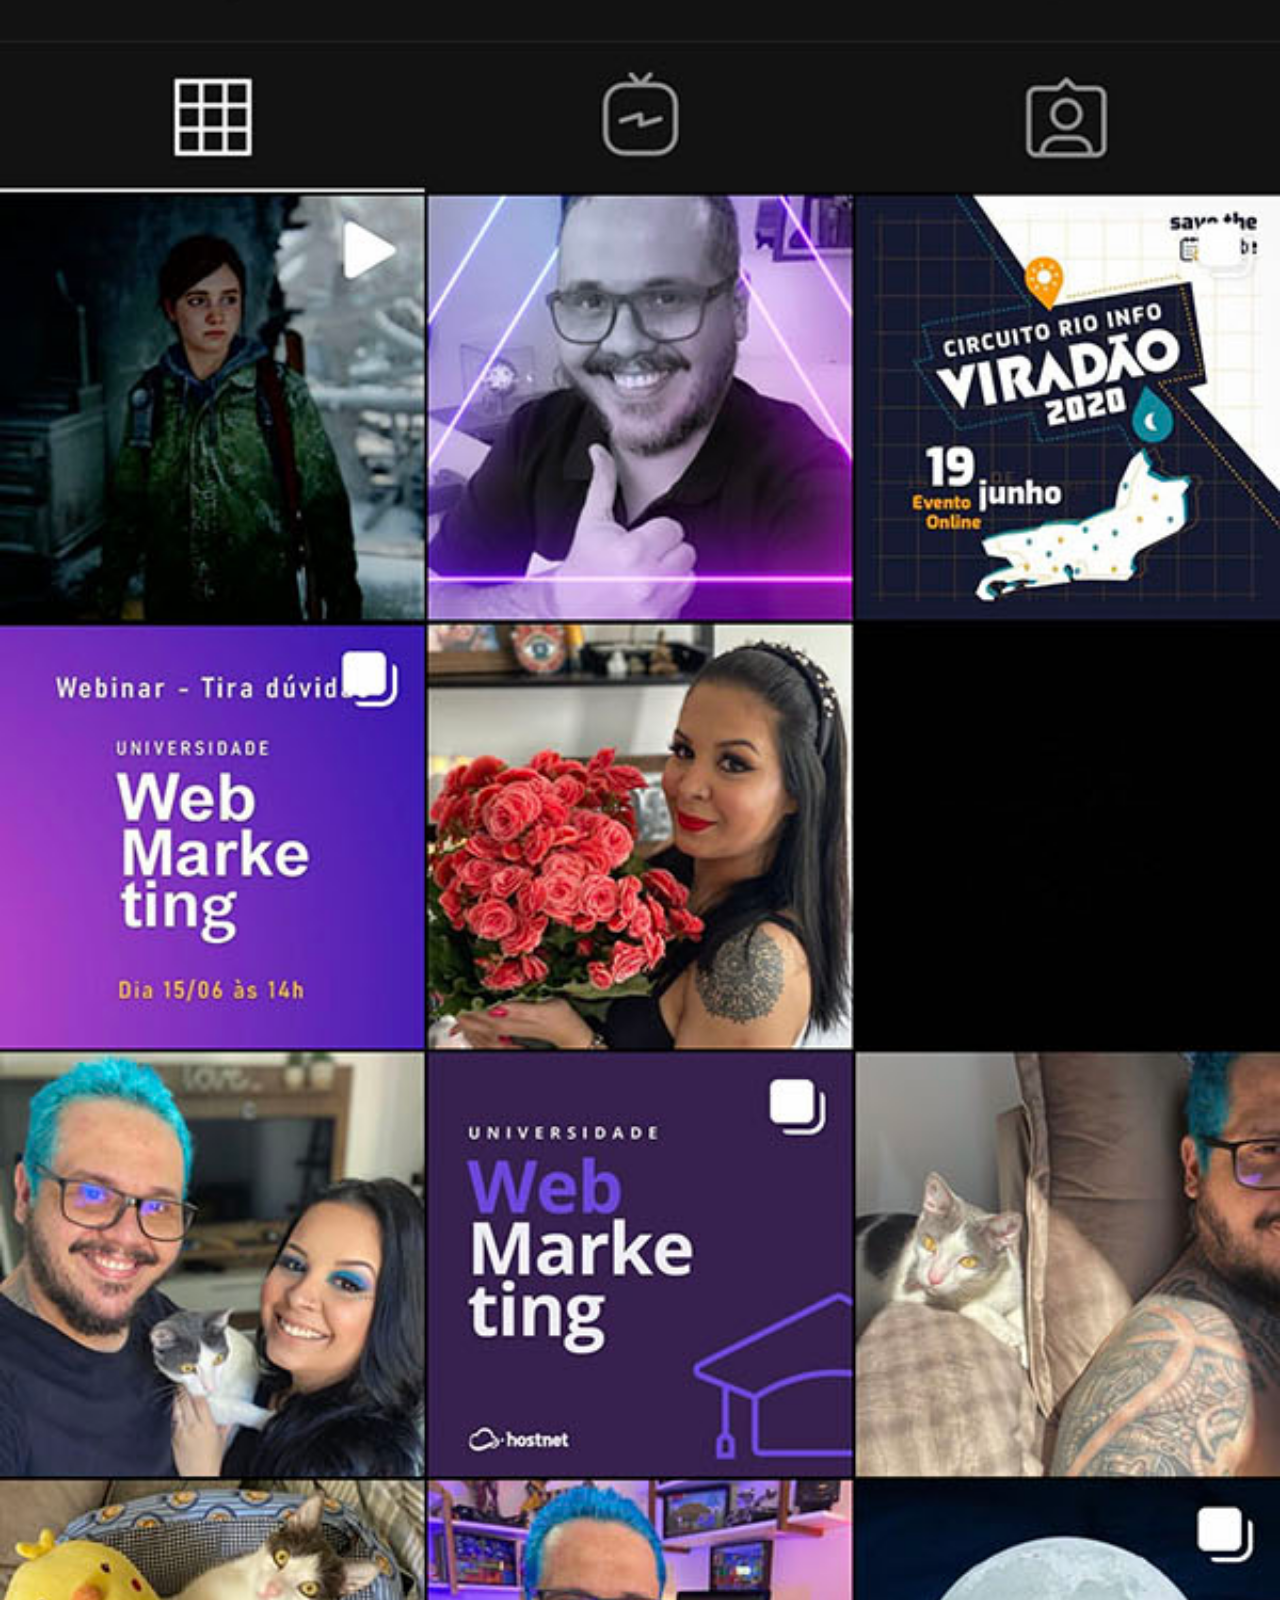
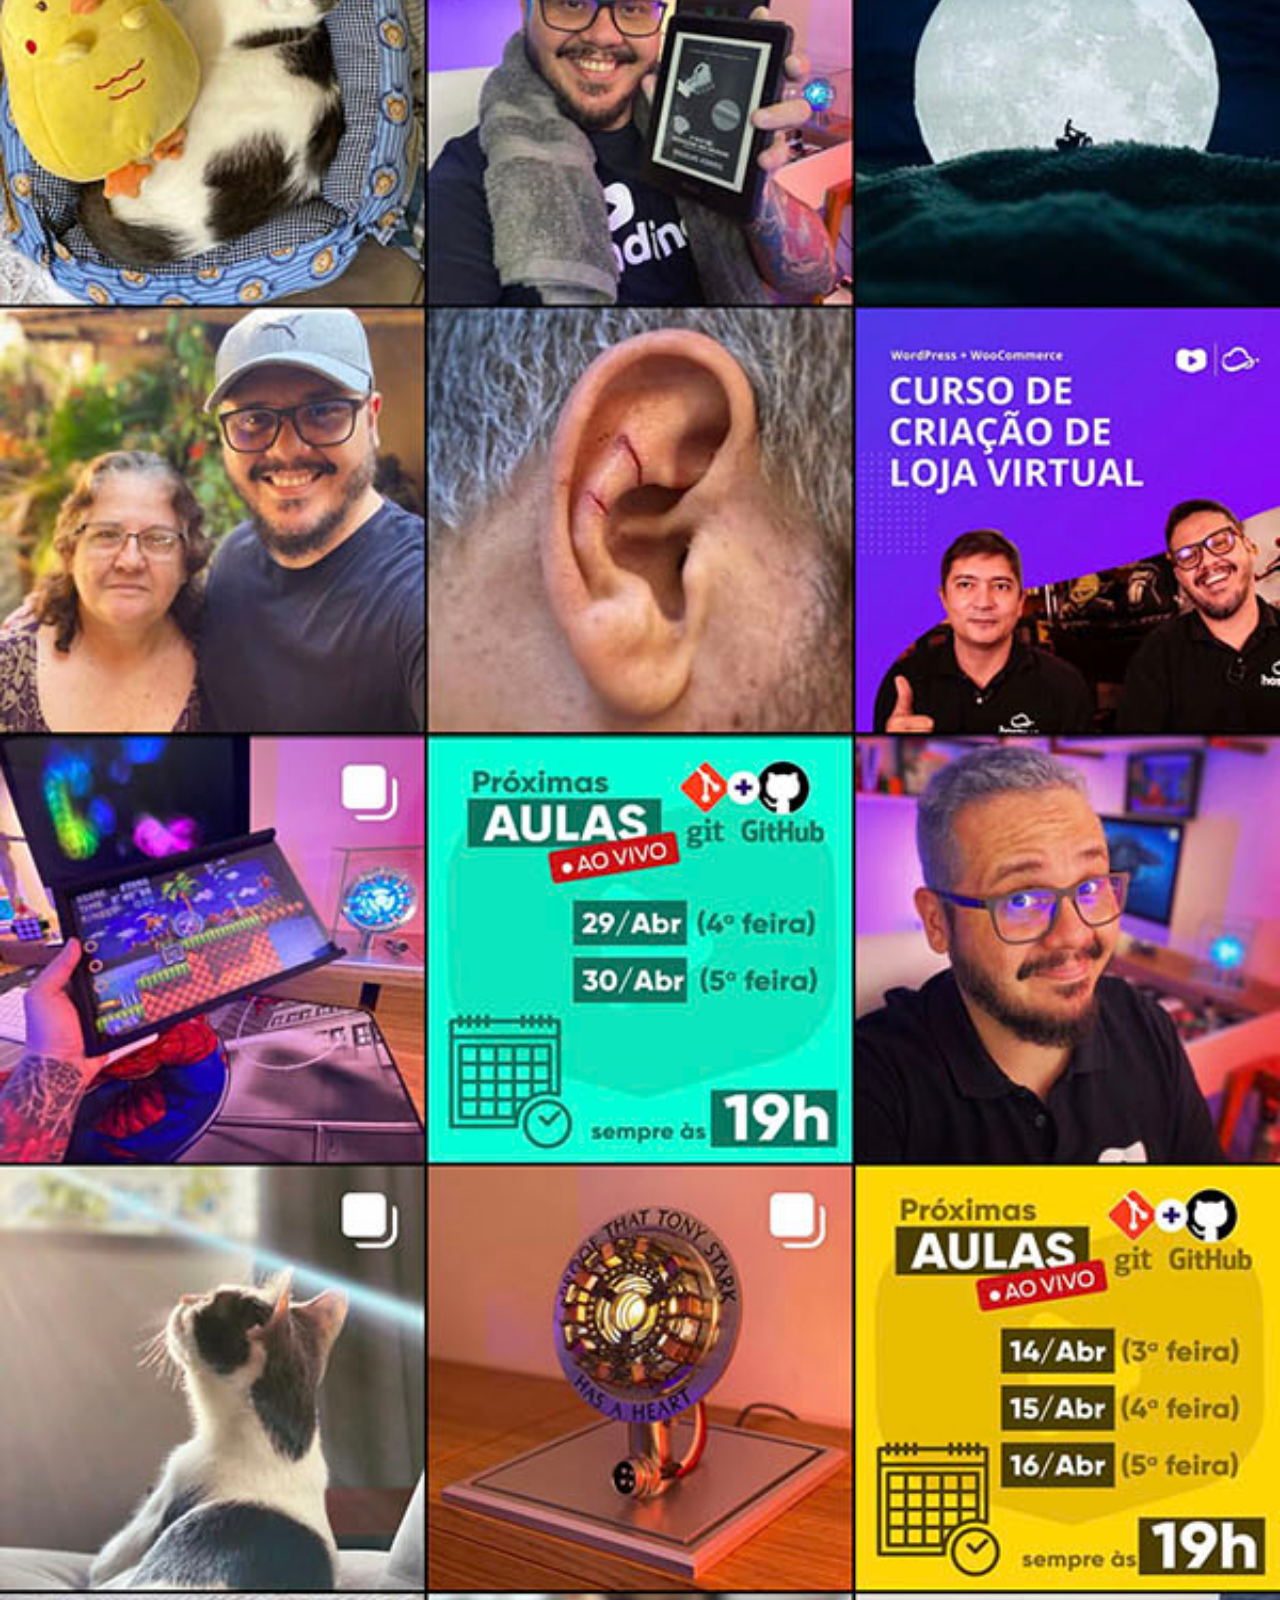
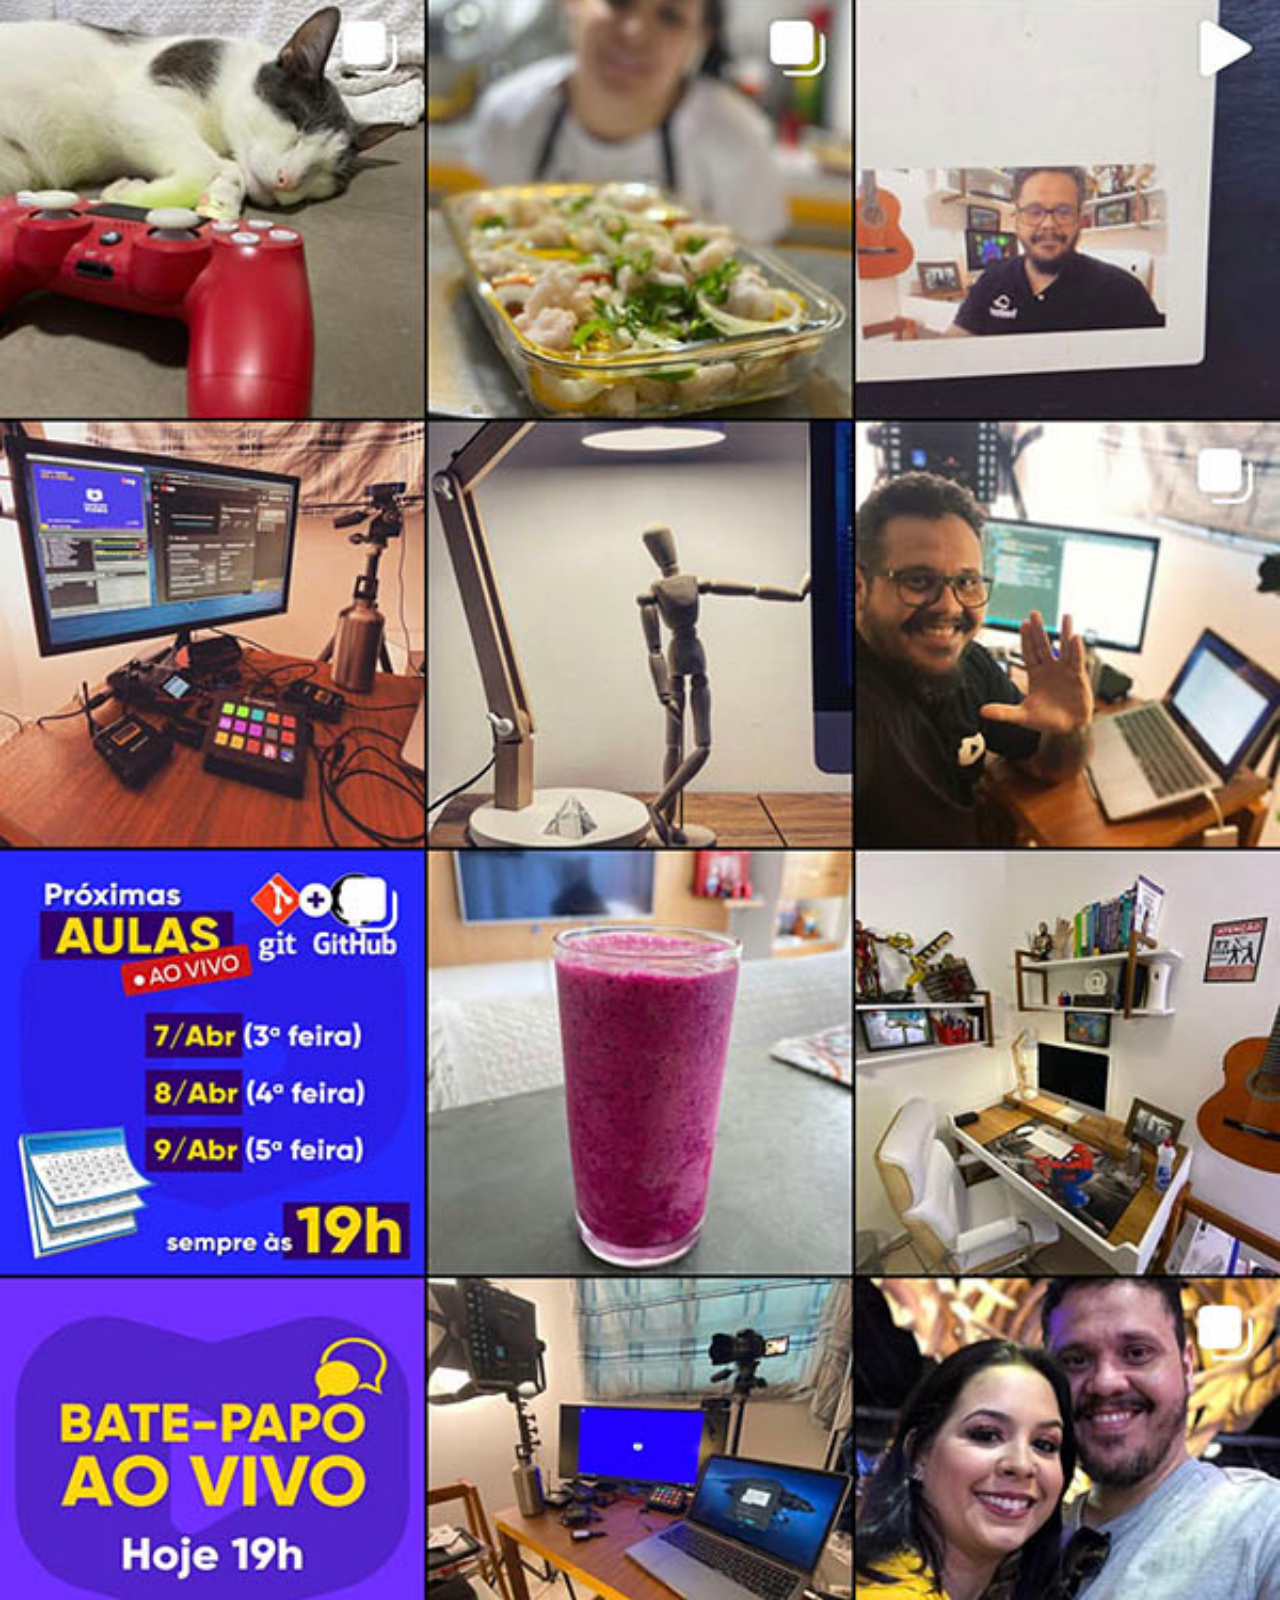
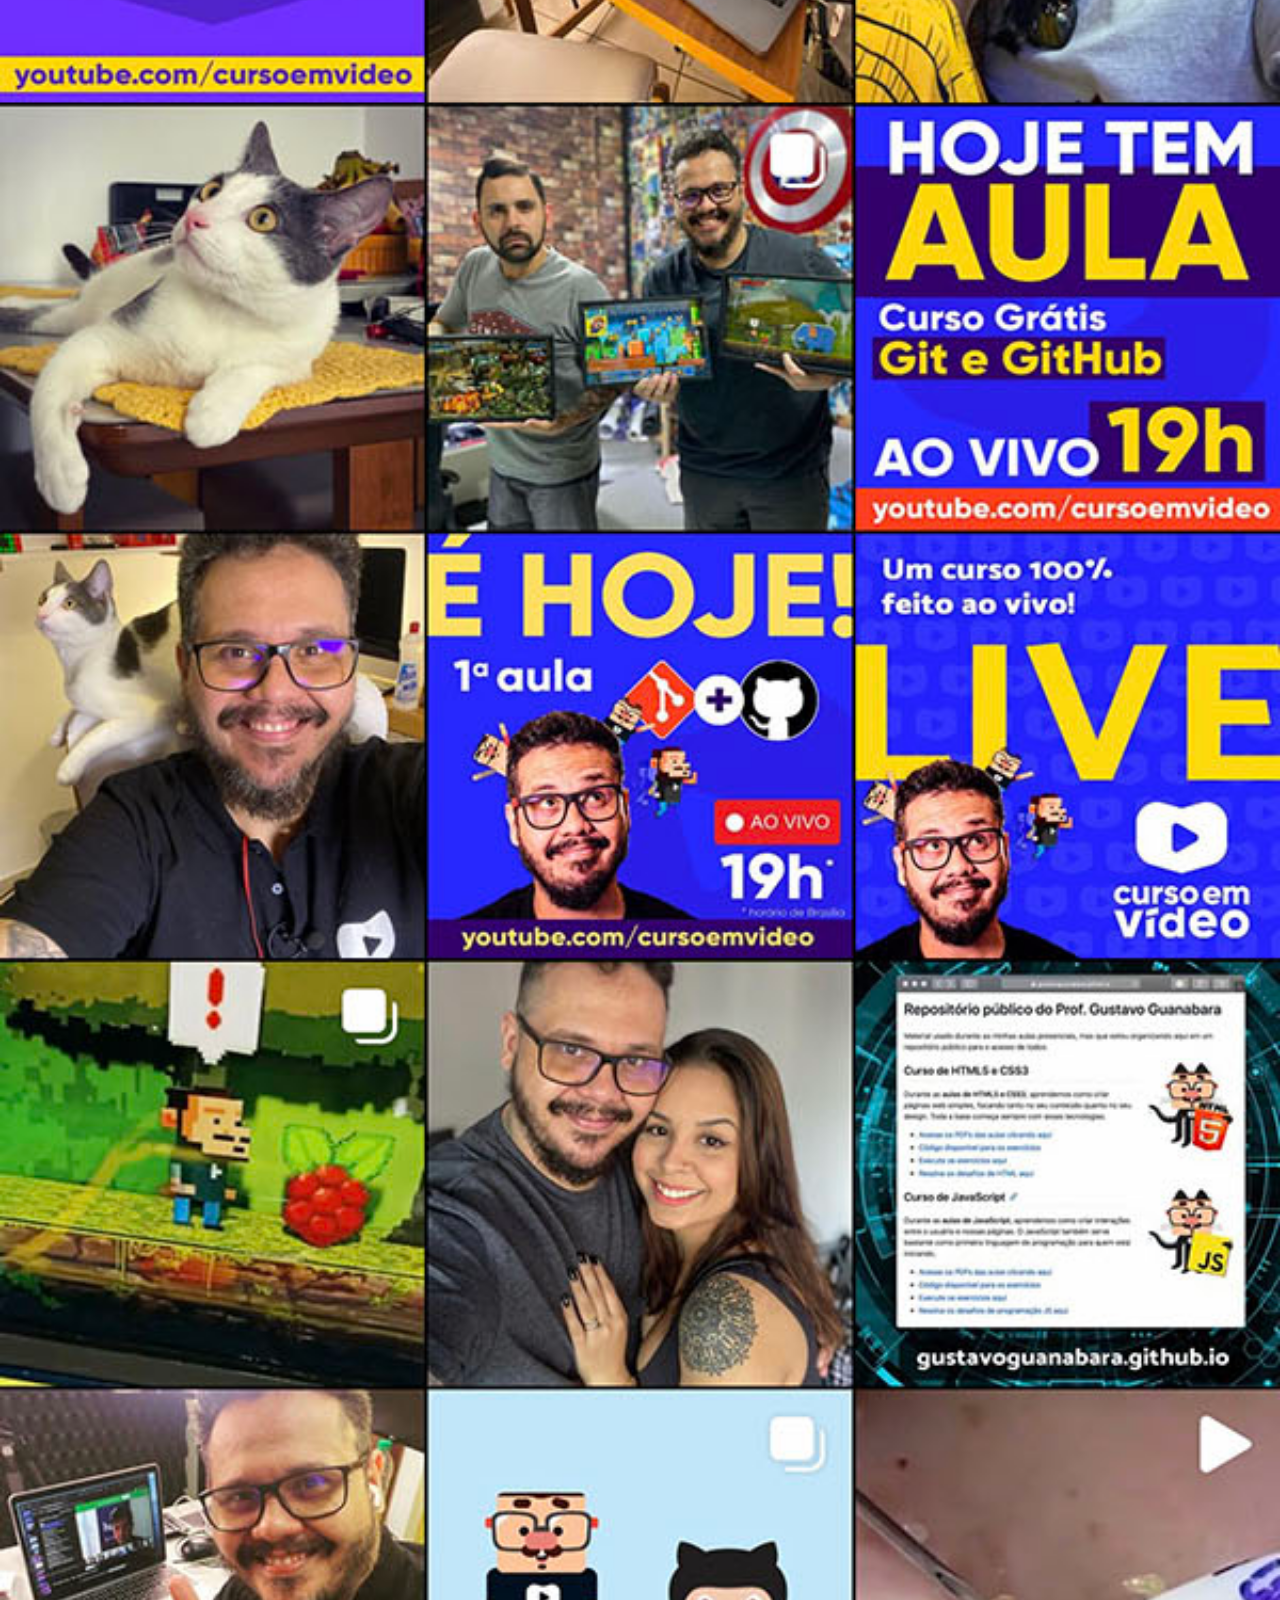
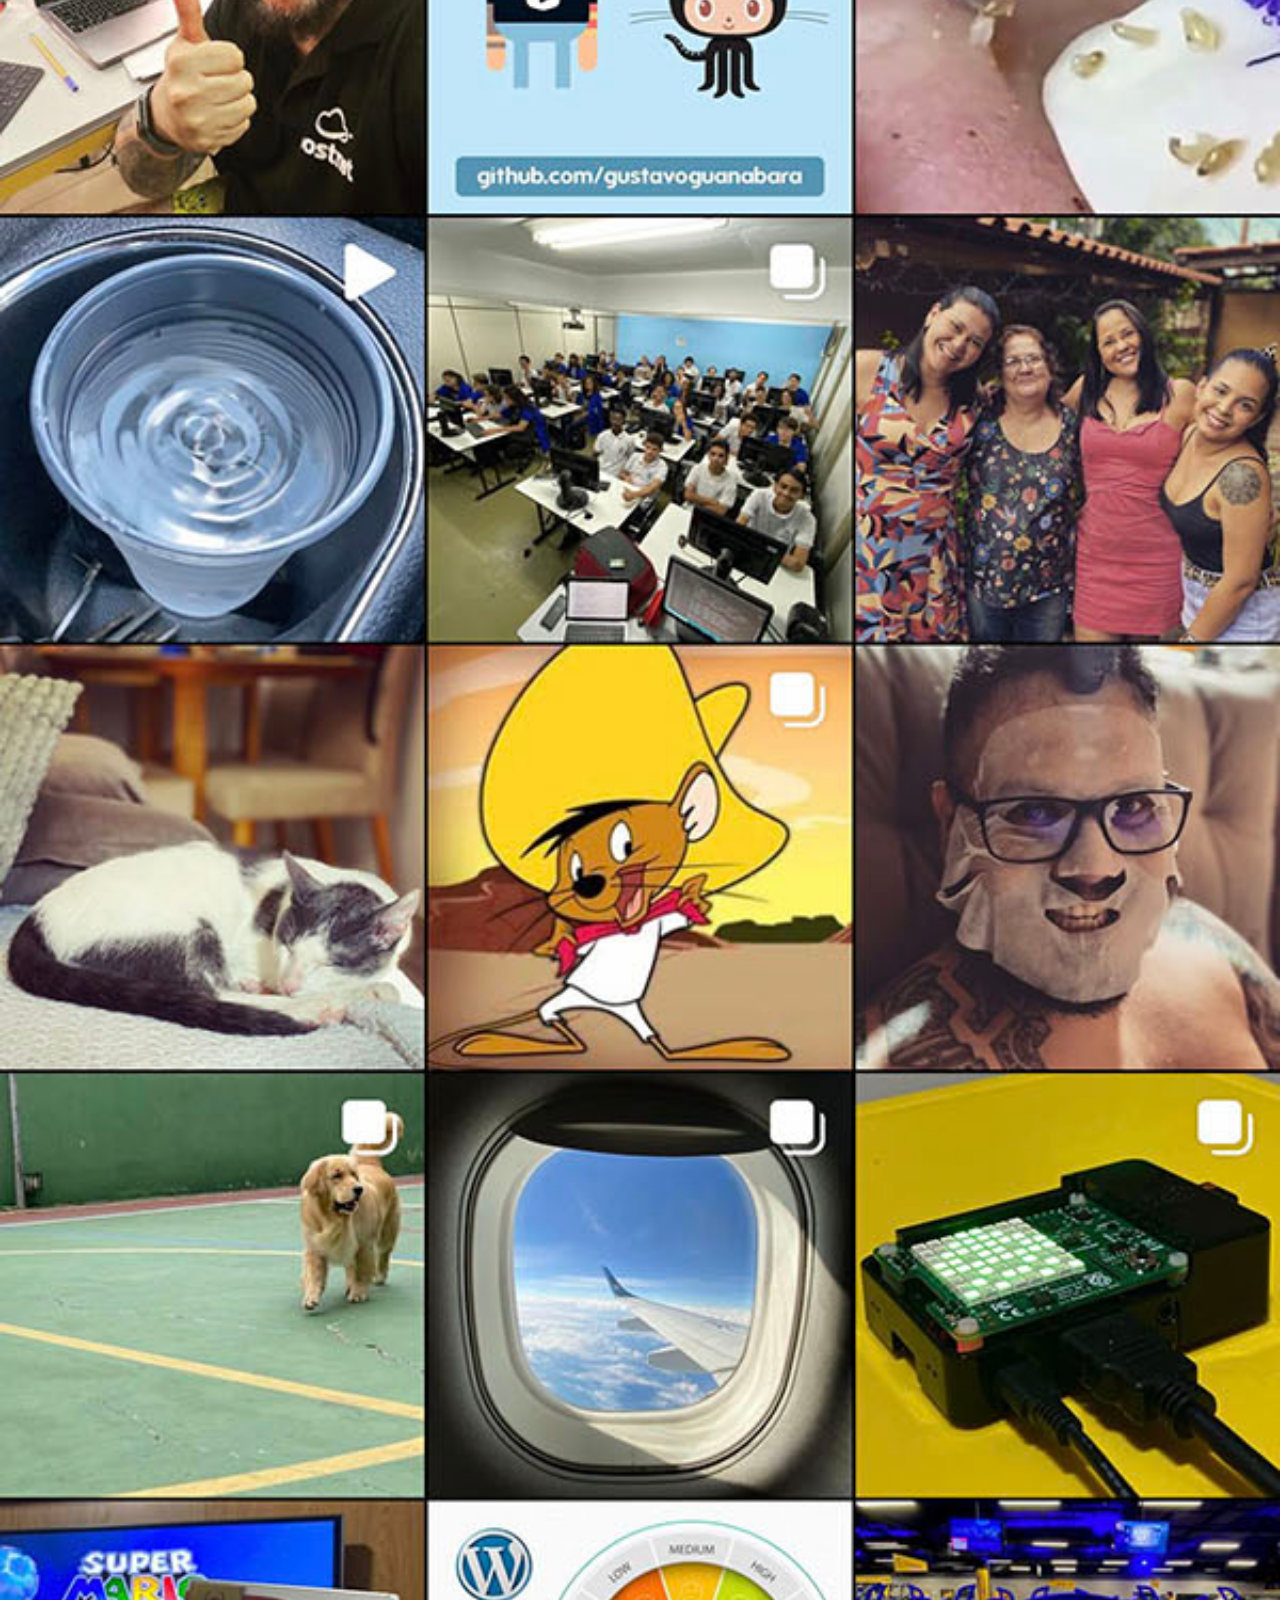
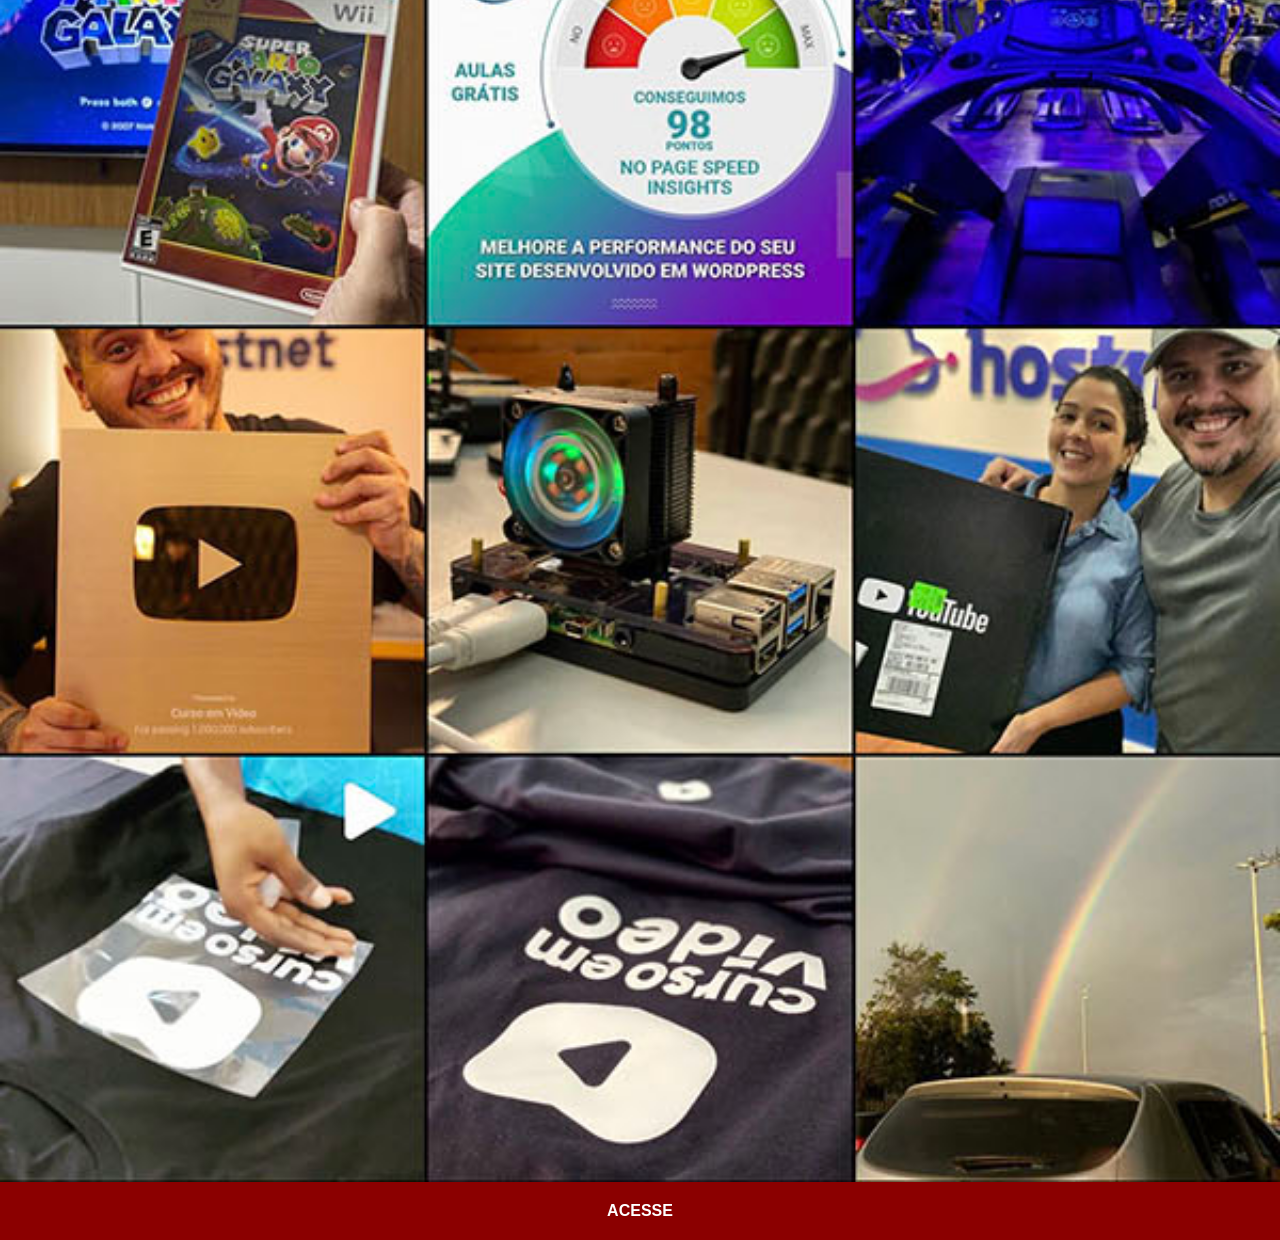
<file: instagram.html>
<!DOCTYPE html>
<html lang="pt-br">
<head>
    <meta charset="UTF-8">
    <meta name="viewport" content="width=device-width, initial-scale=1.0">
    <link rel="stylesheet" href="styles/sociais.css">
    <title>Instagram</title>
</head>
<body>
    <img src="imagens/tela-instagram.jpg" alt="Instagram">
    <a href="https://www.instagram.com/gustavoguanabara/" target="_blank">ACESSE</a>
</body>
</html>
</file>
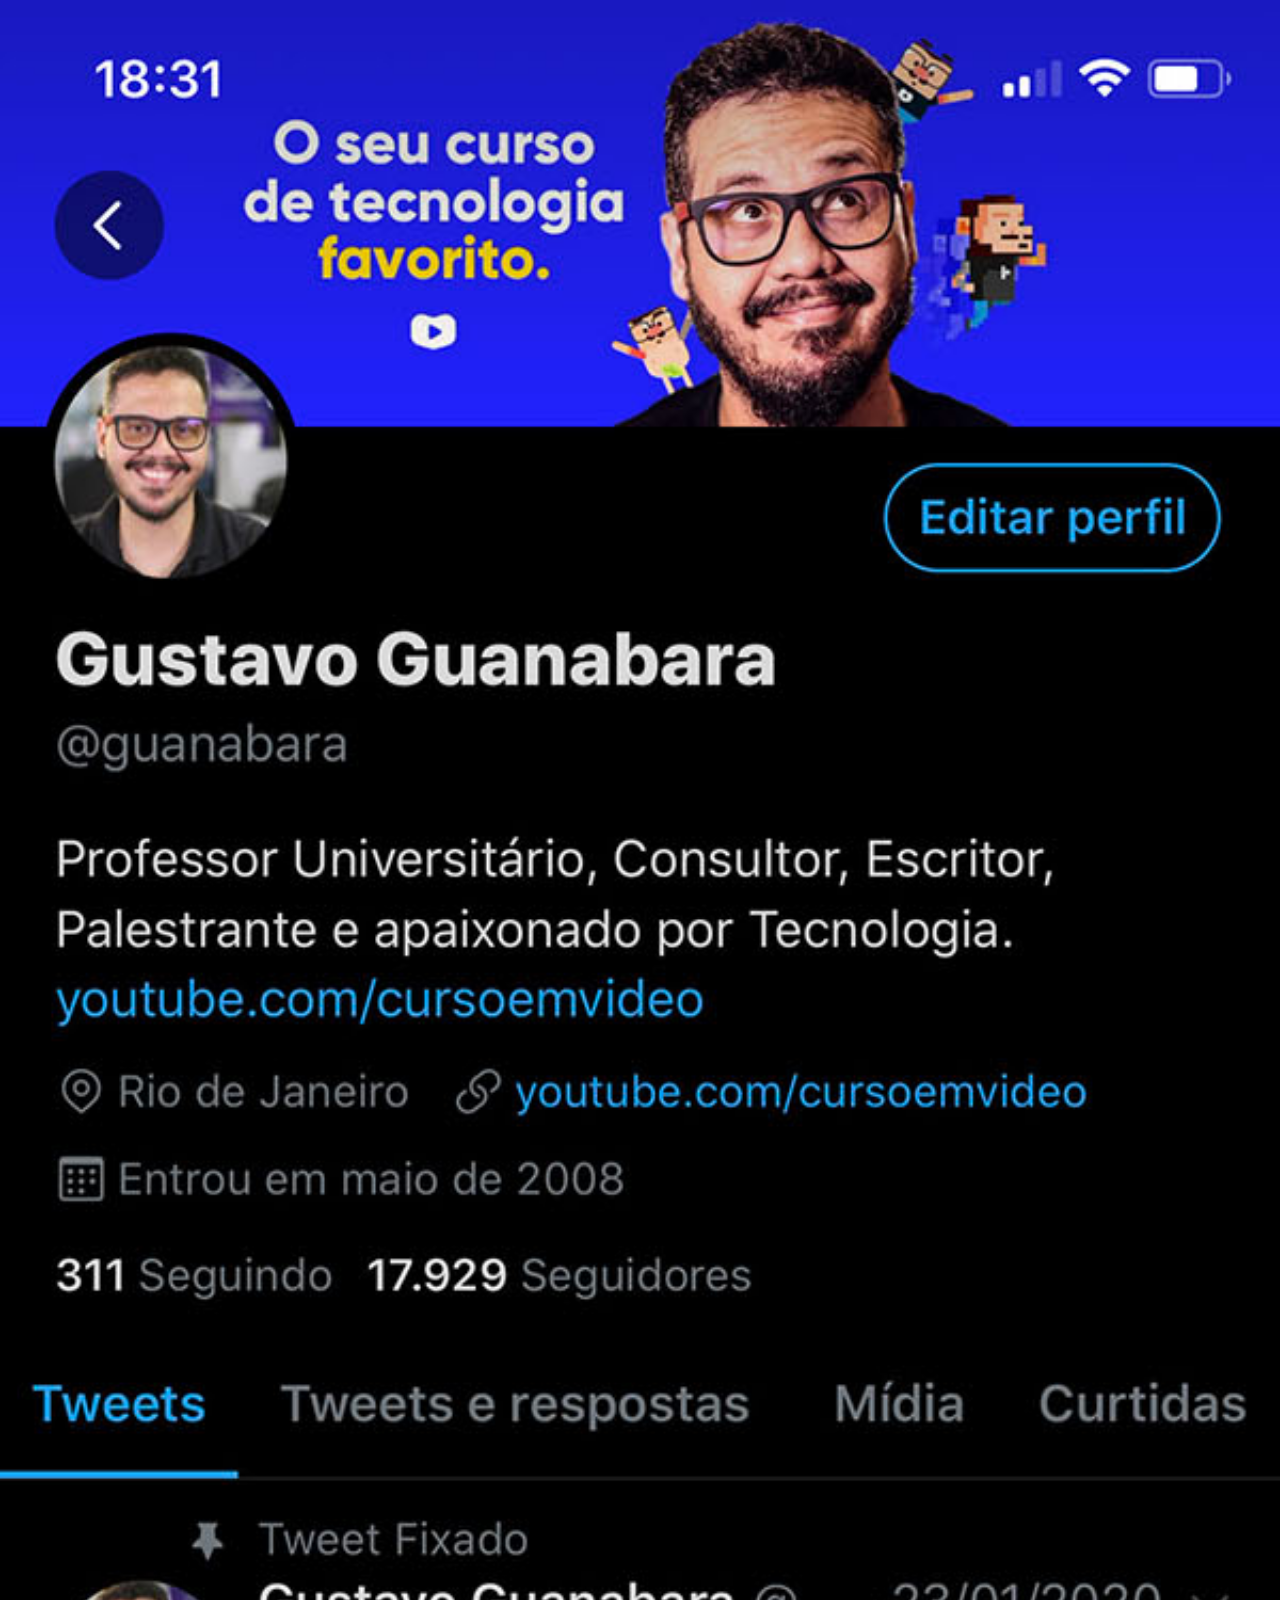
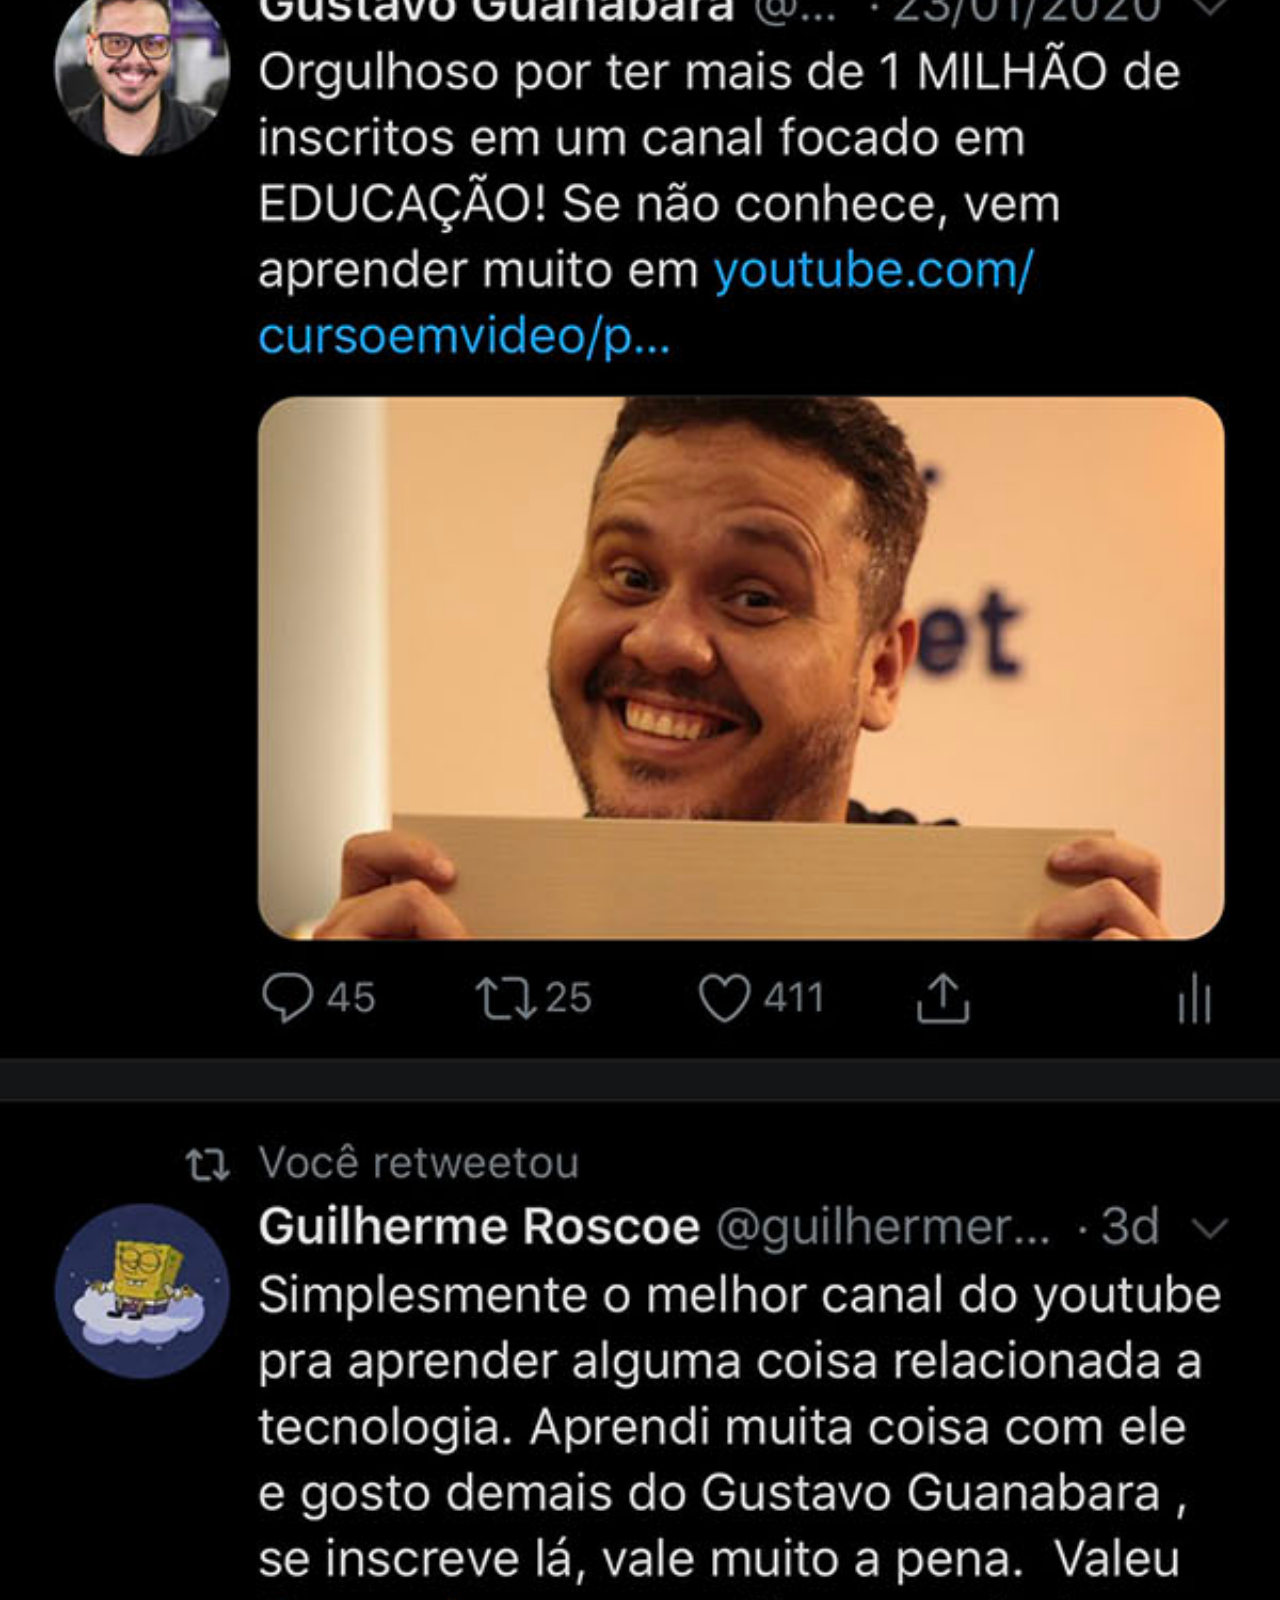
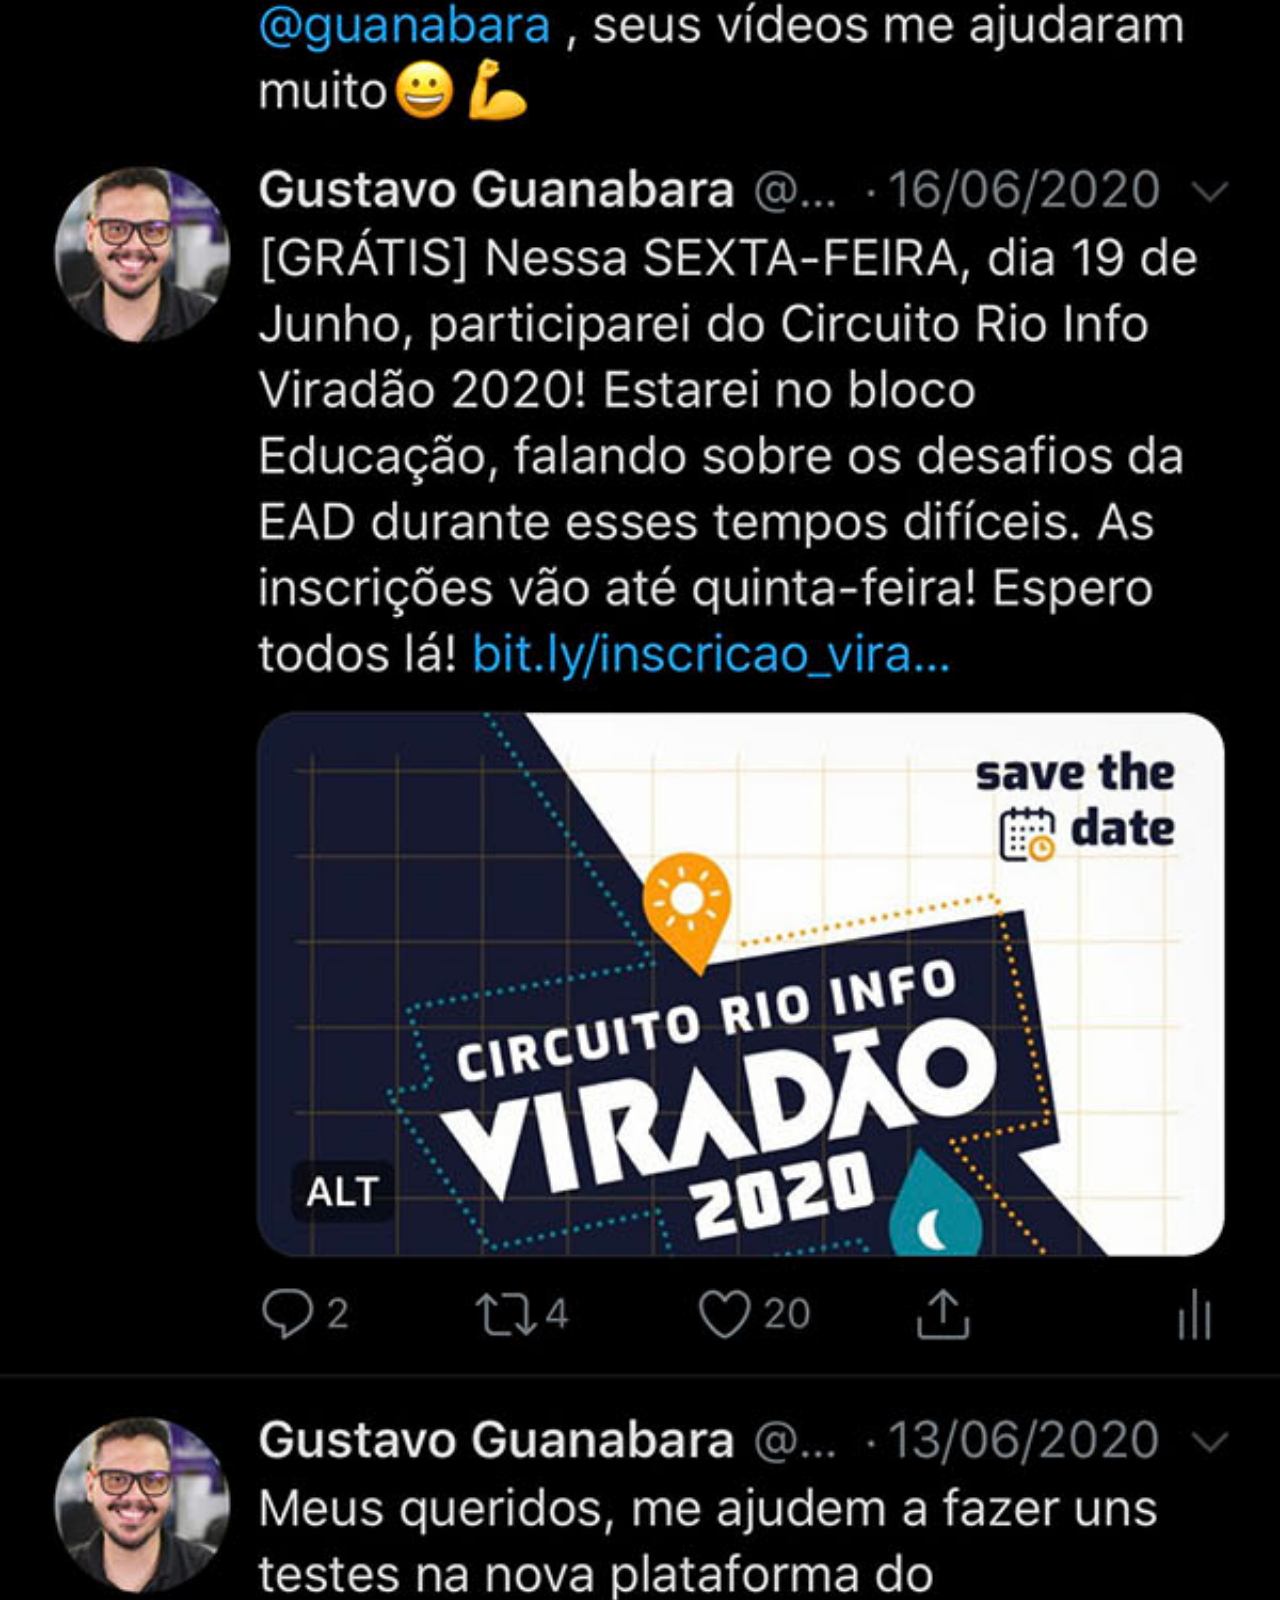
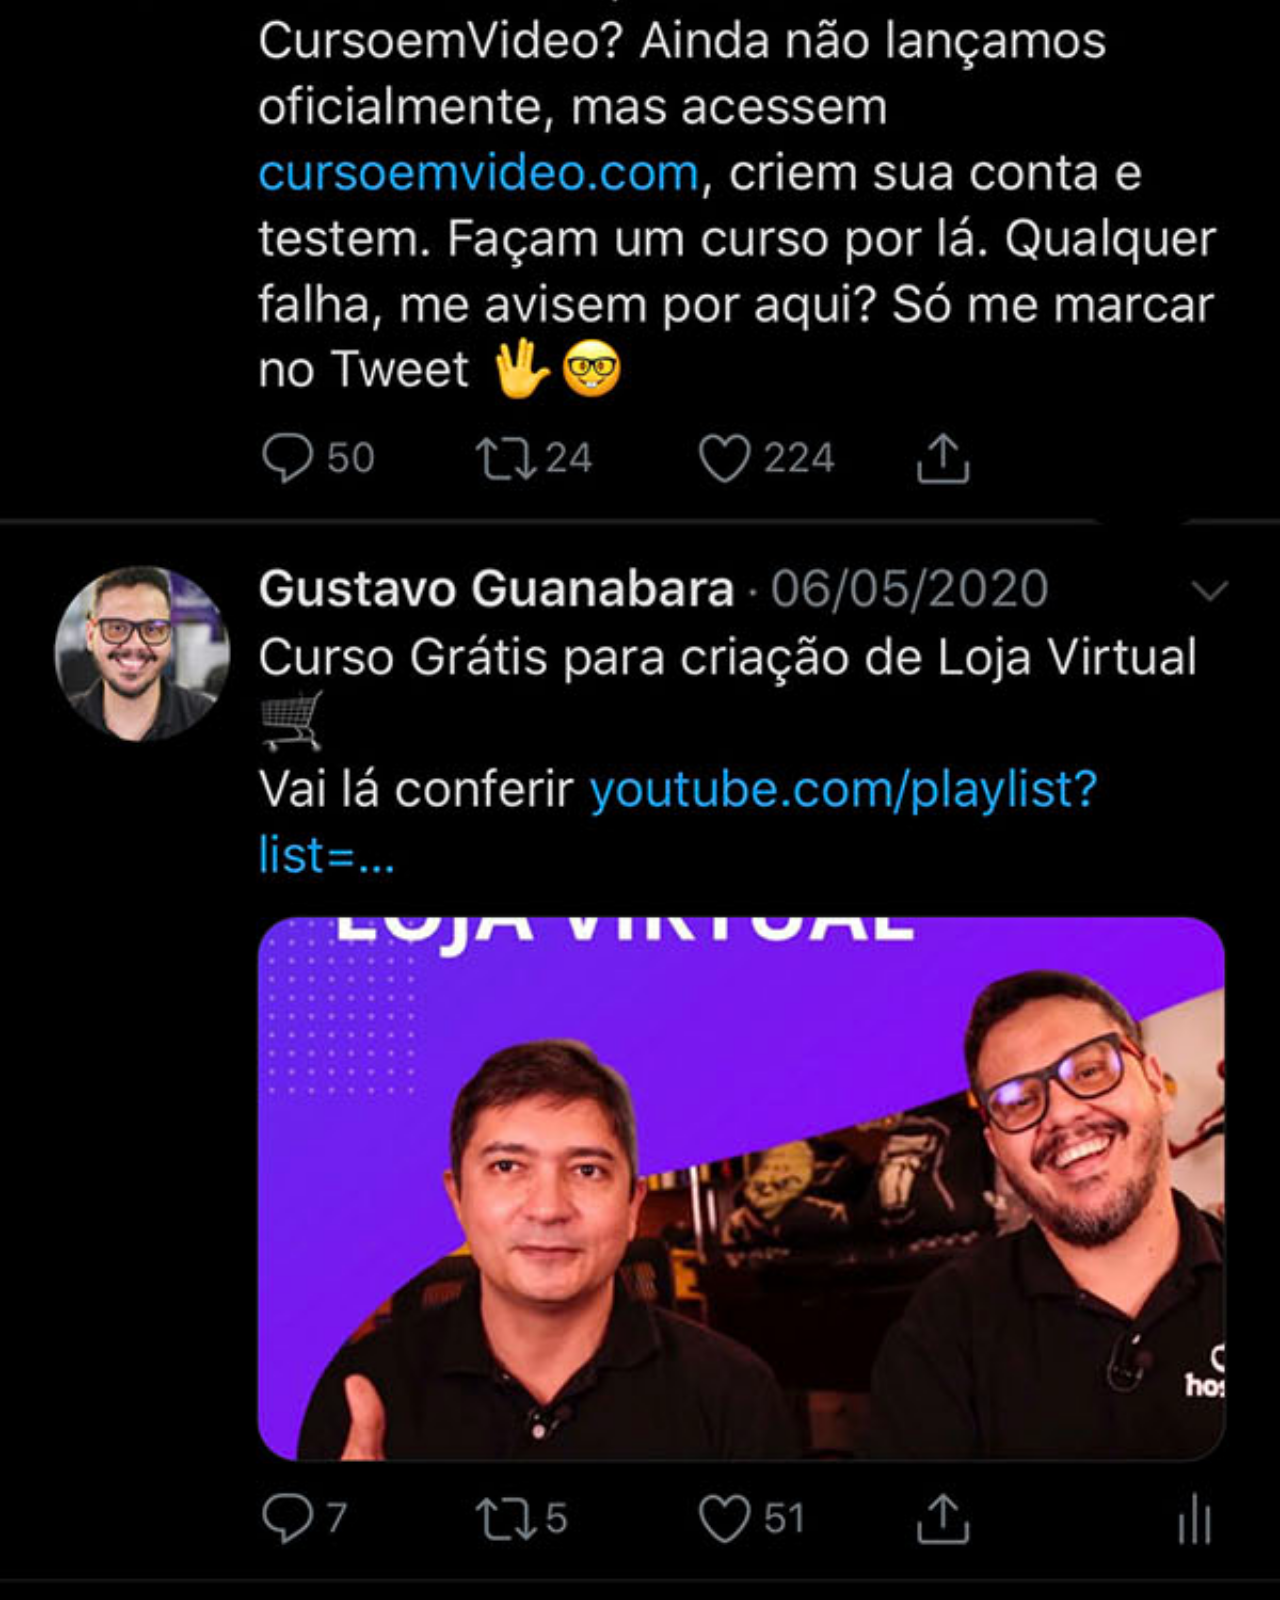
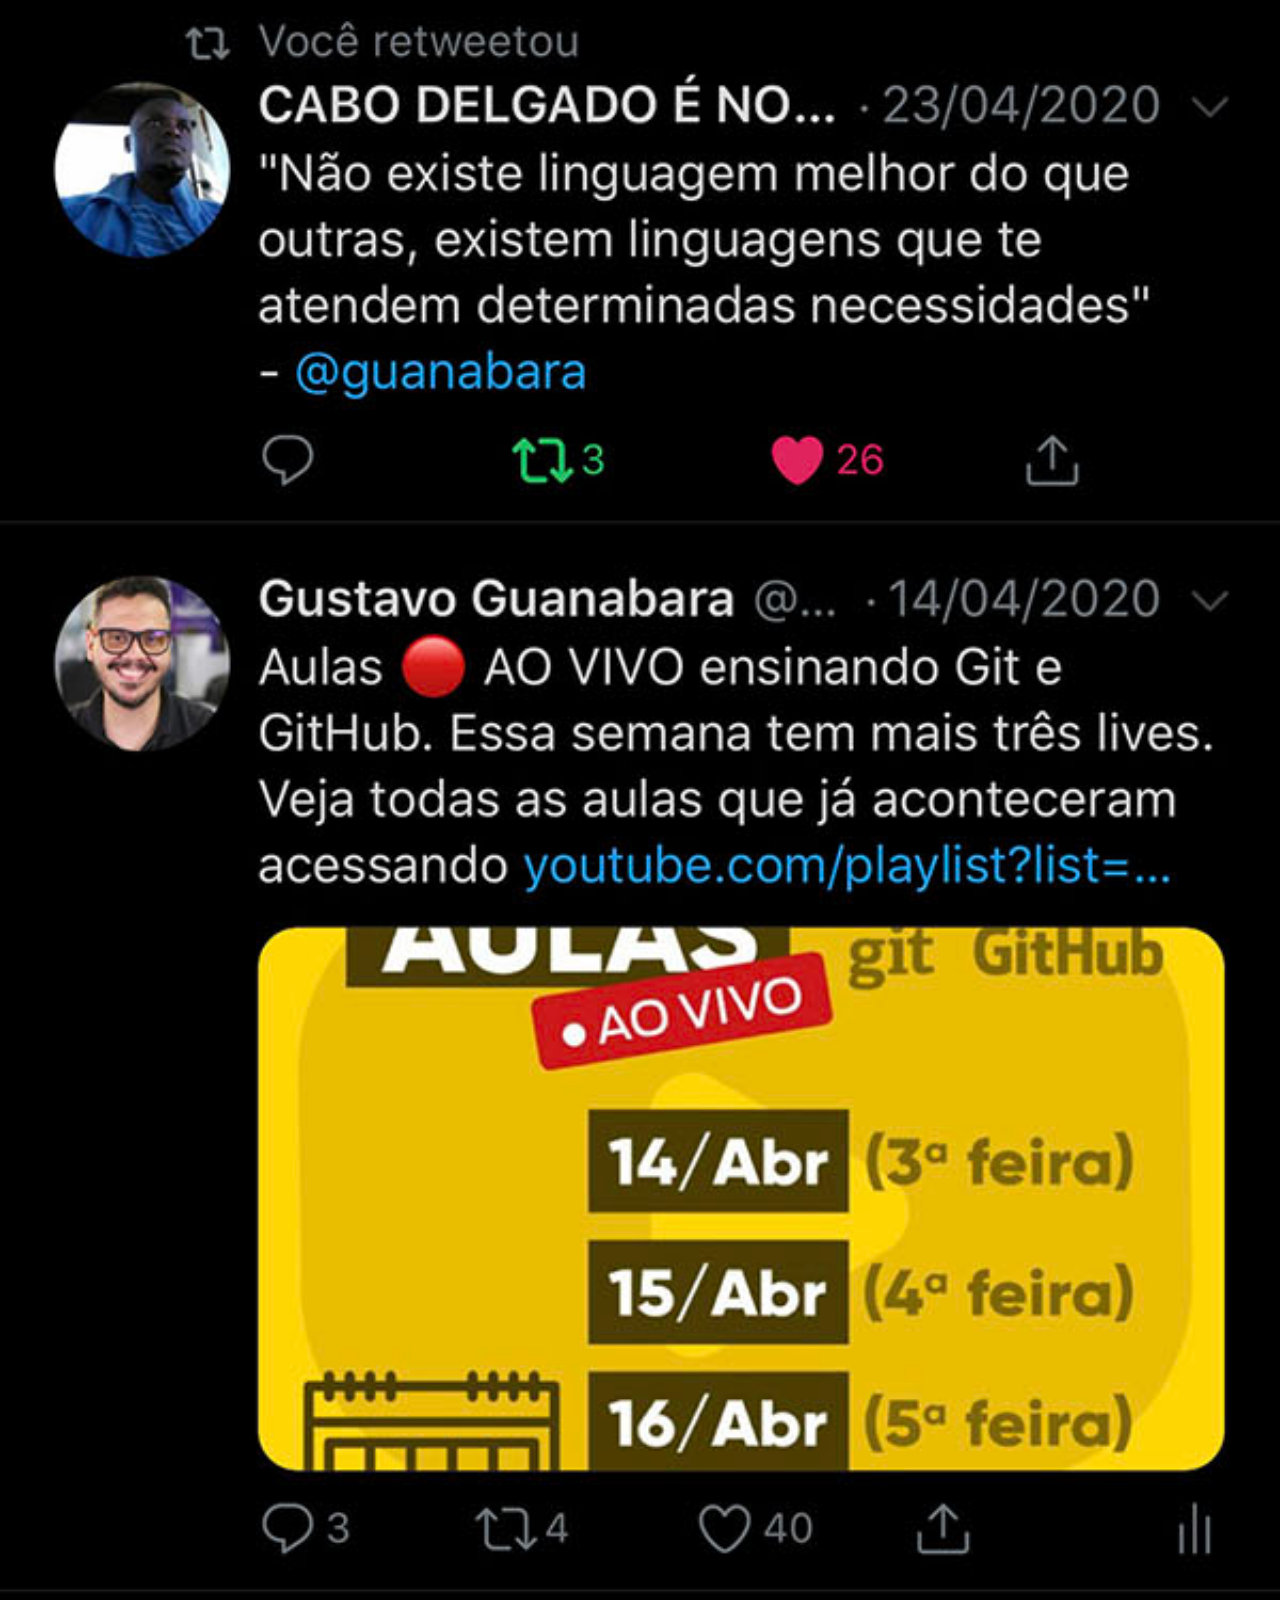
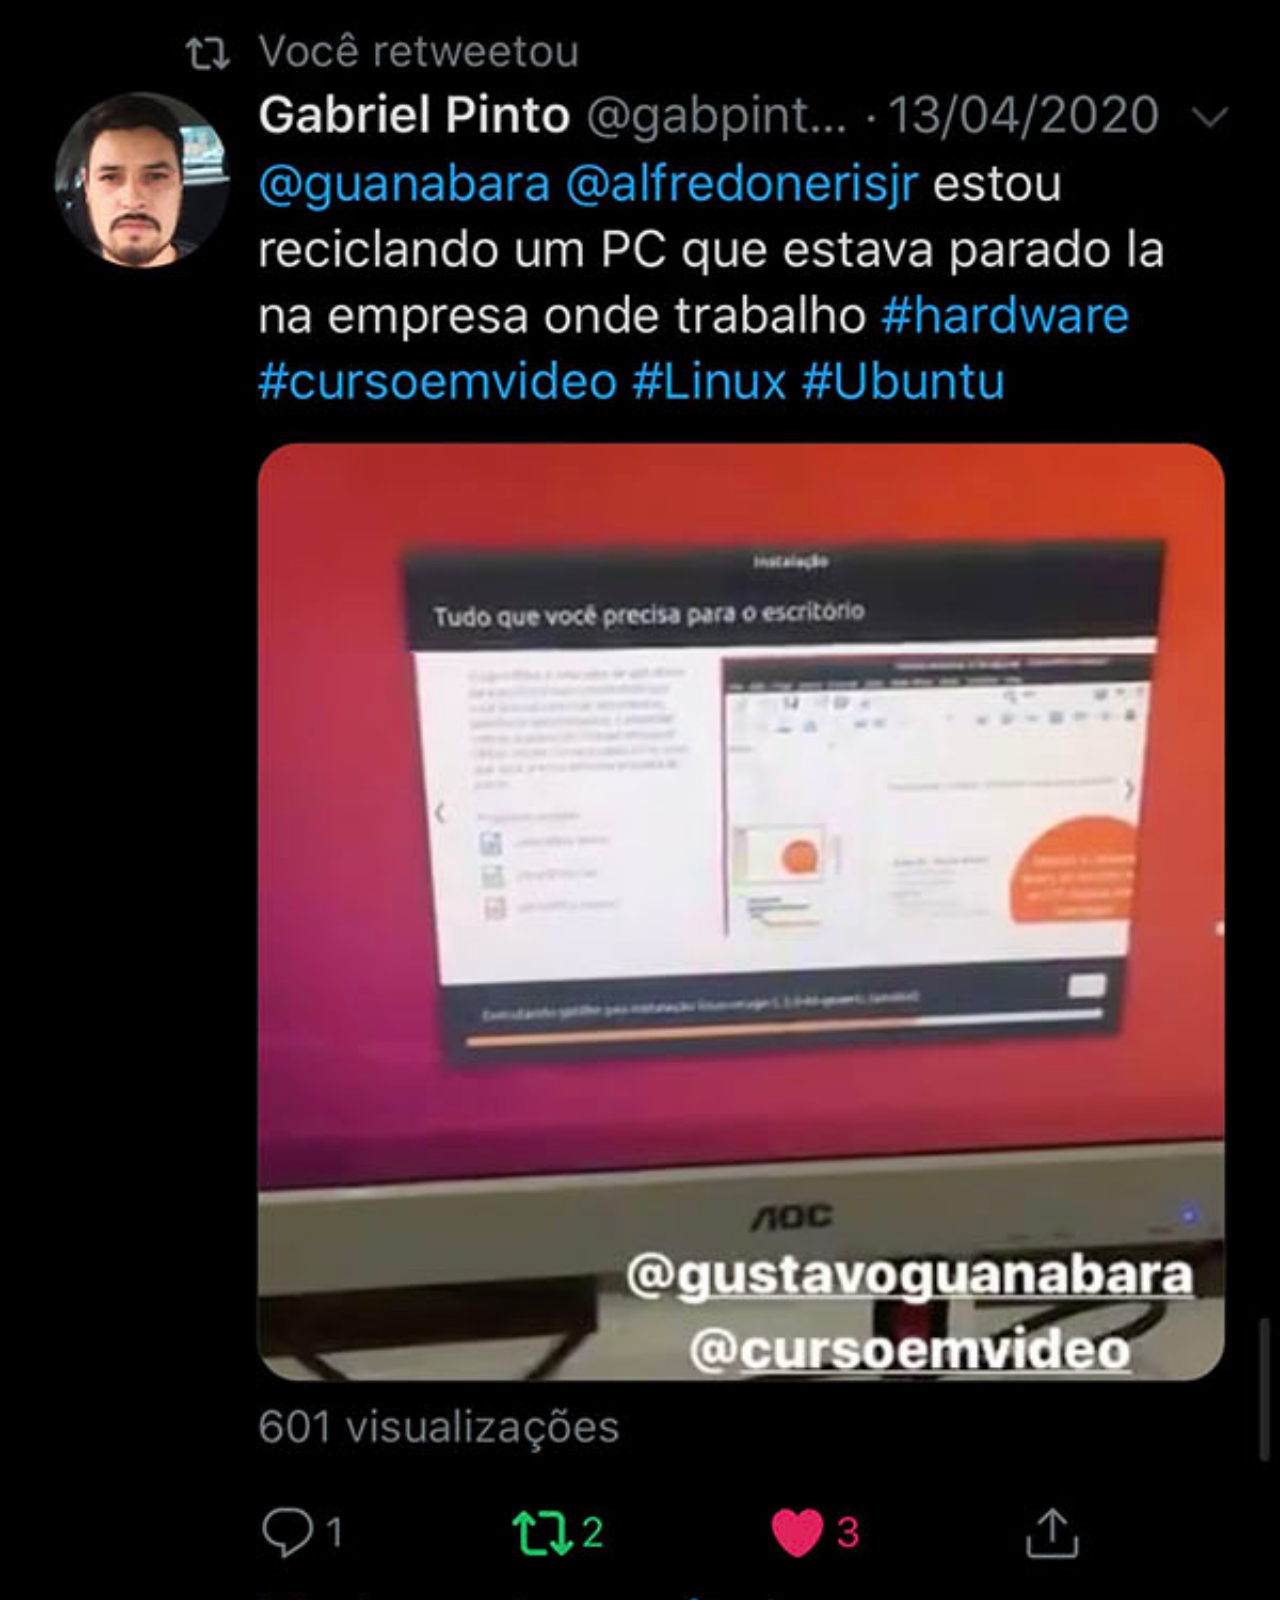
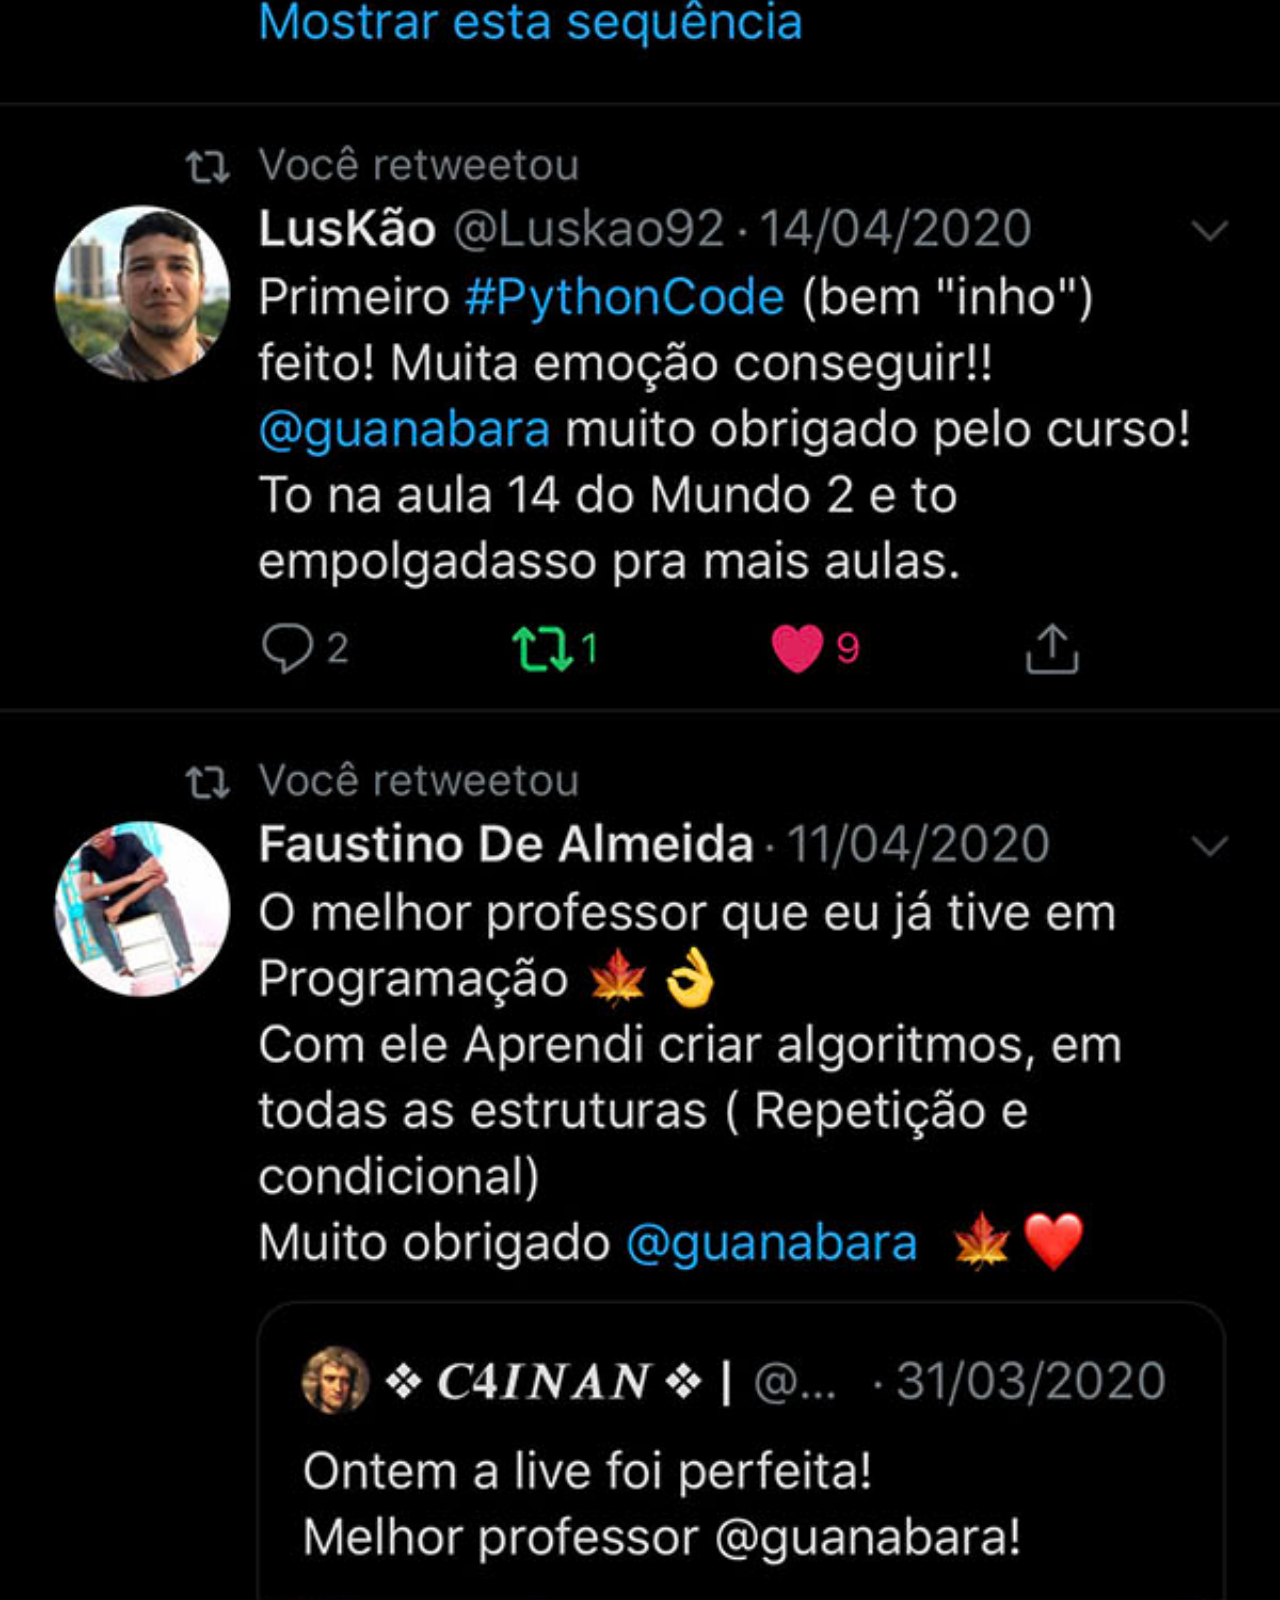
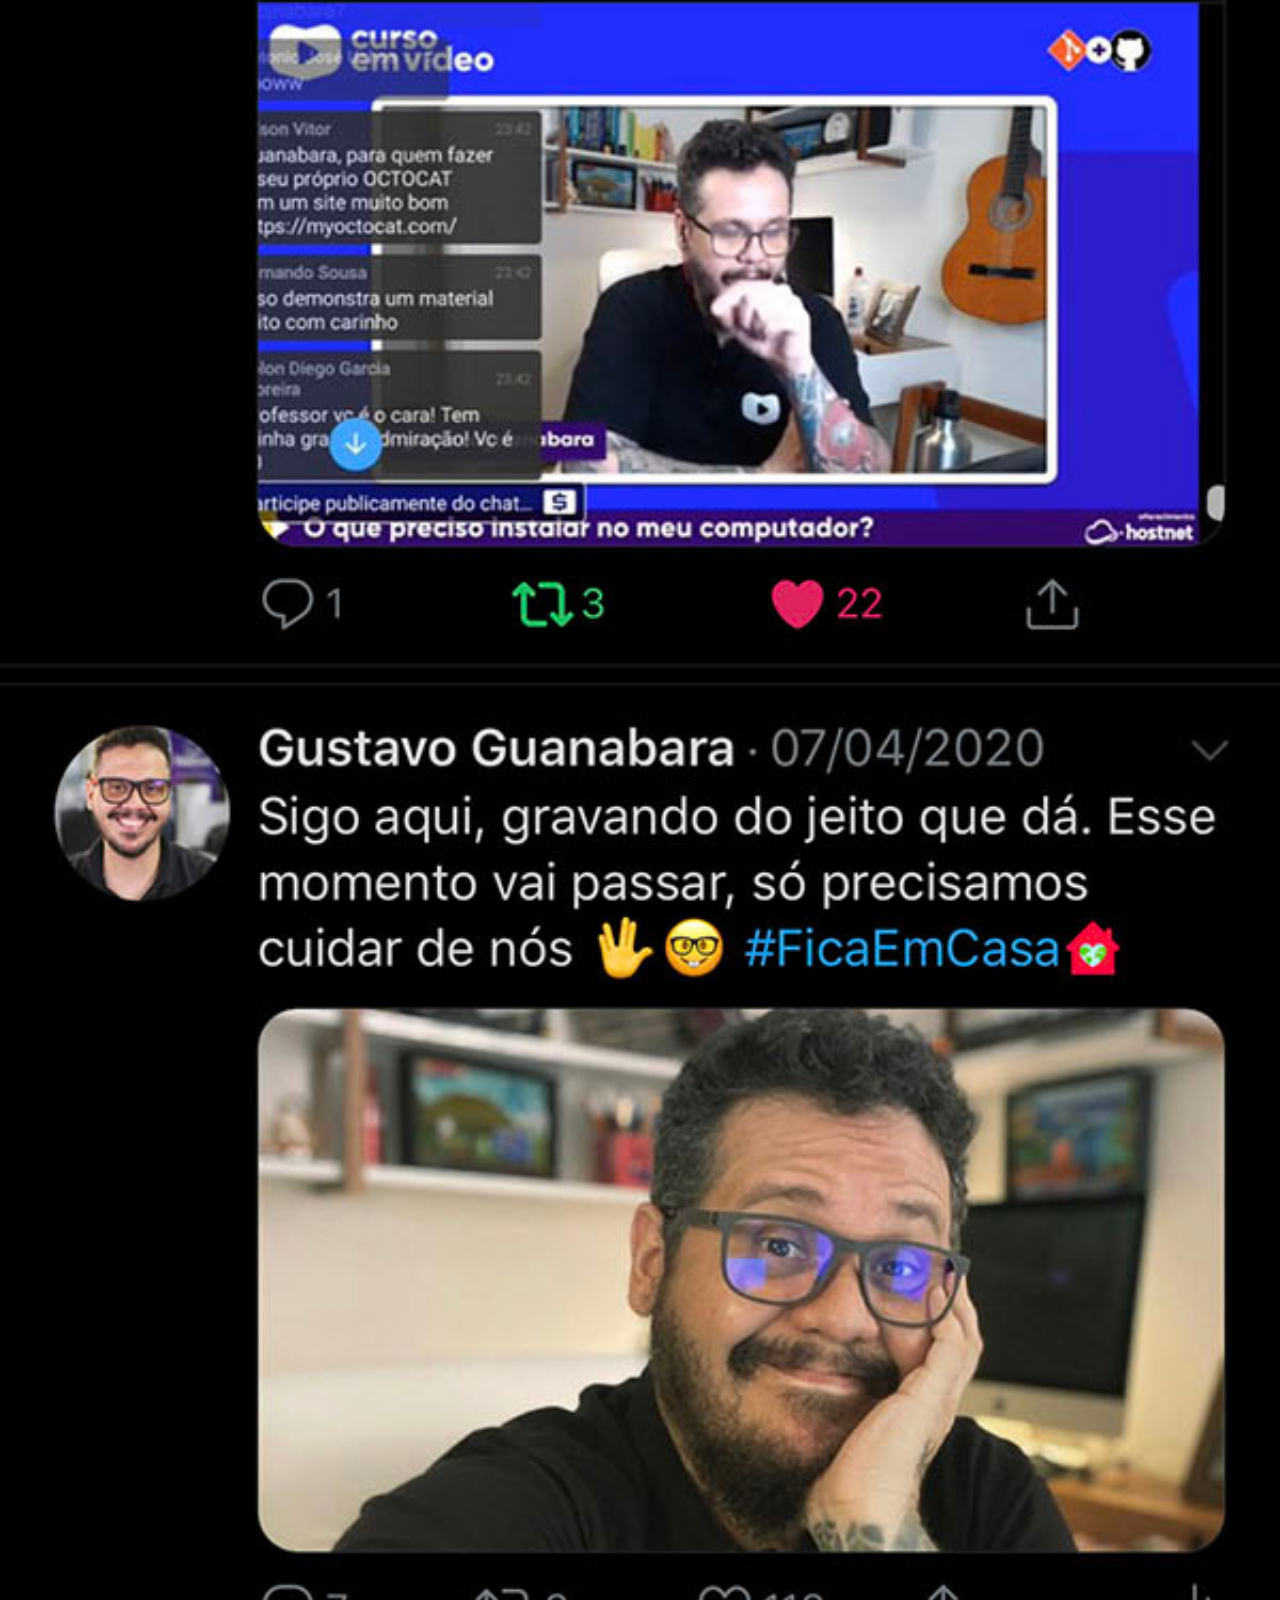
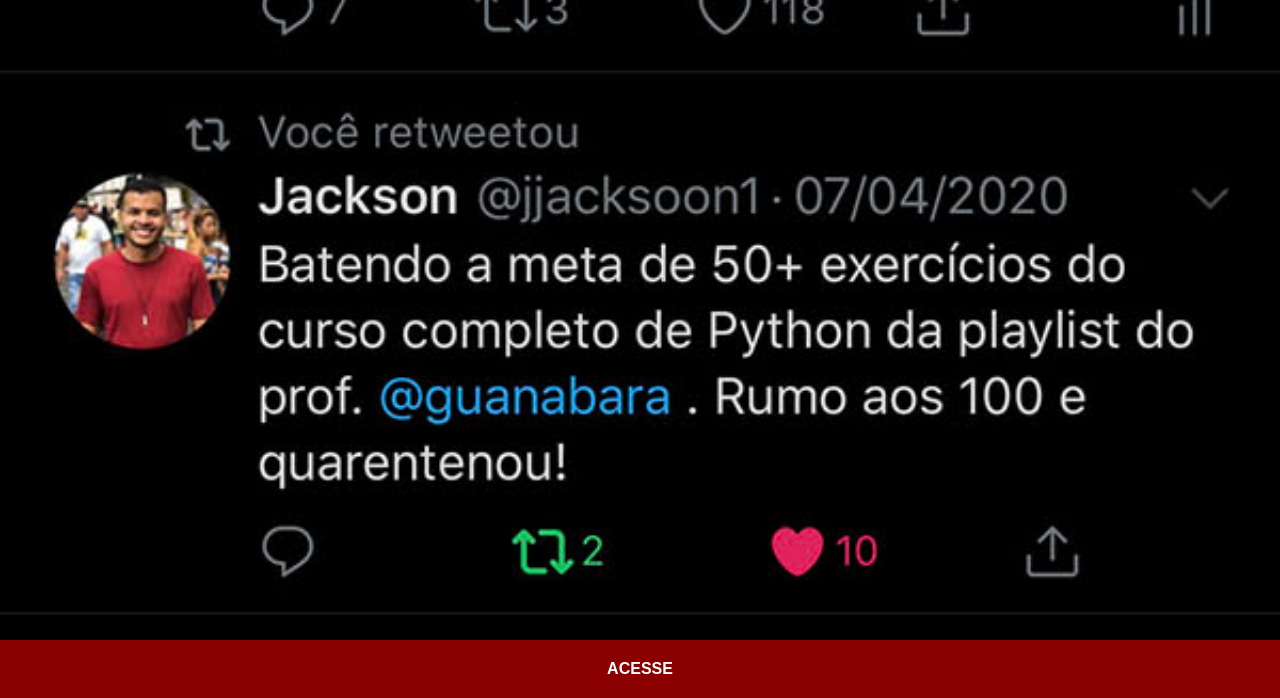
<file: twitter.html>
<!DOCTYPE html>
<html lang="pt-br">
<head>
    <meta charset="UTF-8">
    <meta name="viewport" content="width=device-width, initial-scale=1.0">
    <link rel="stylesheet" href="styles/sociais.css">
    <title>Twitter</title>
</head>
<body>
    <img src="imagens/tela-twitter.jpg" alt="Twitter">
    <a href="https://x.com/guanabara" target="_blank">ACESSE</a>
</body>
</html>
</file>
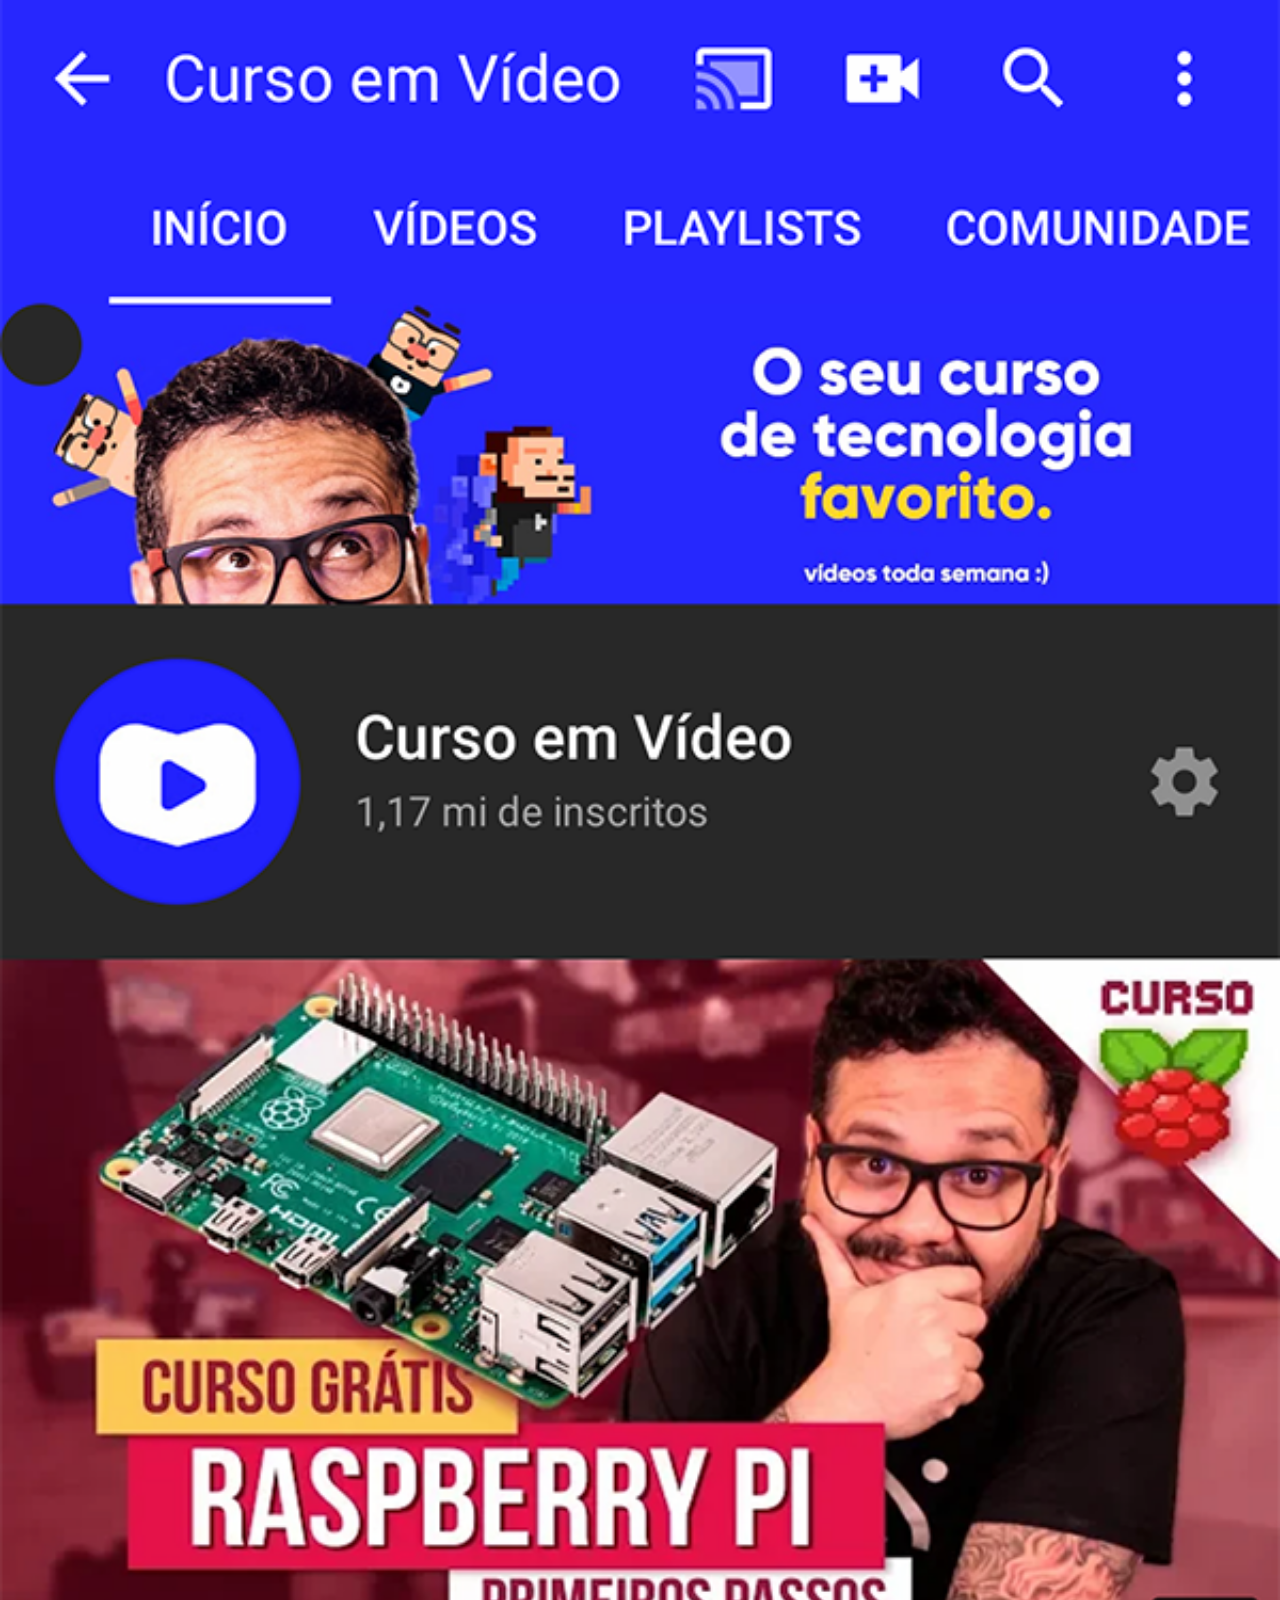
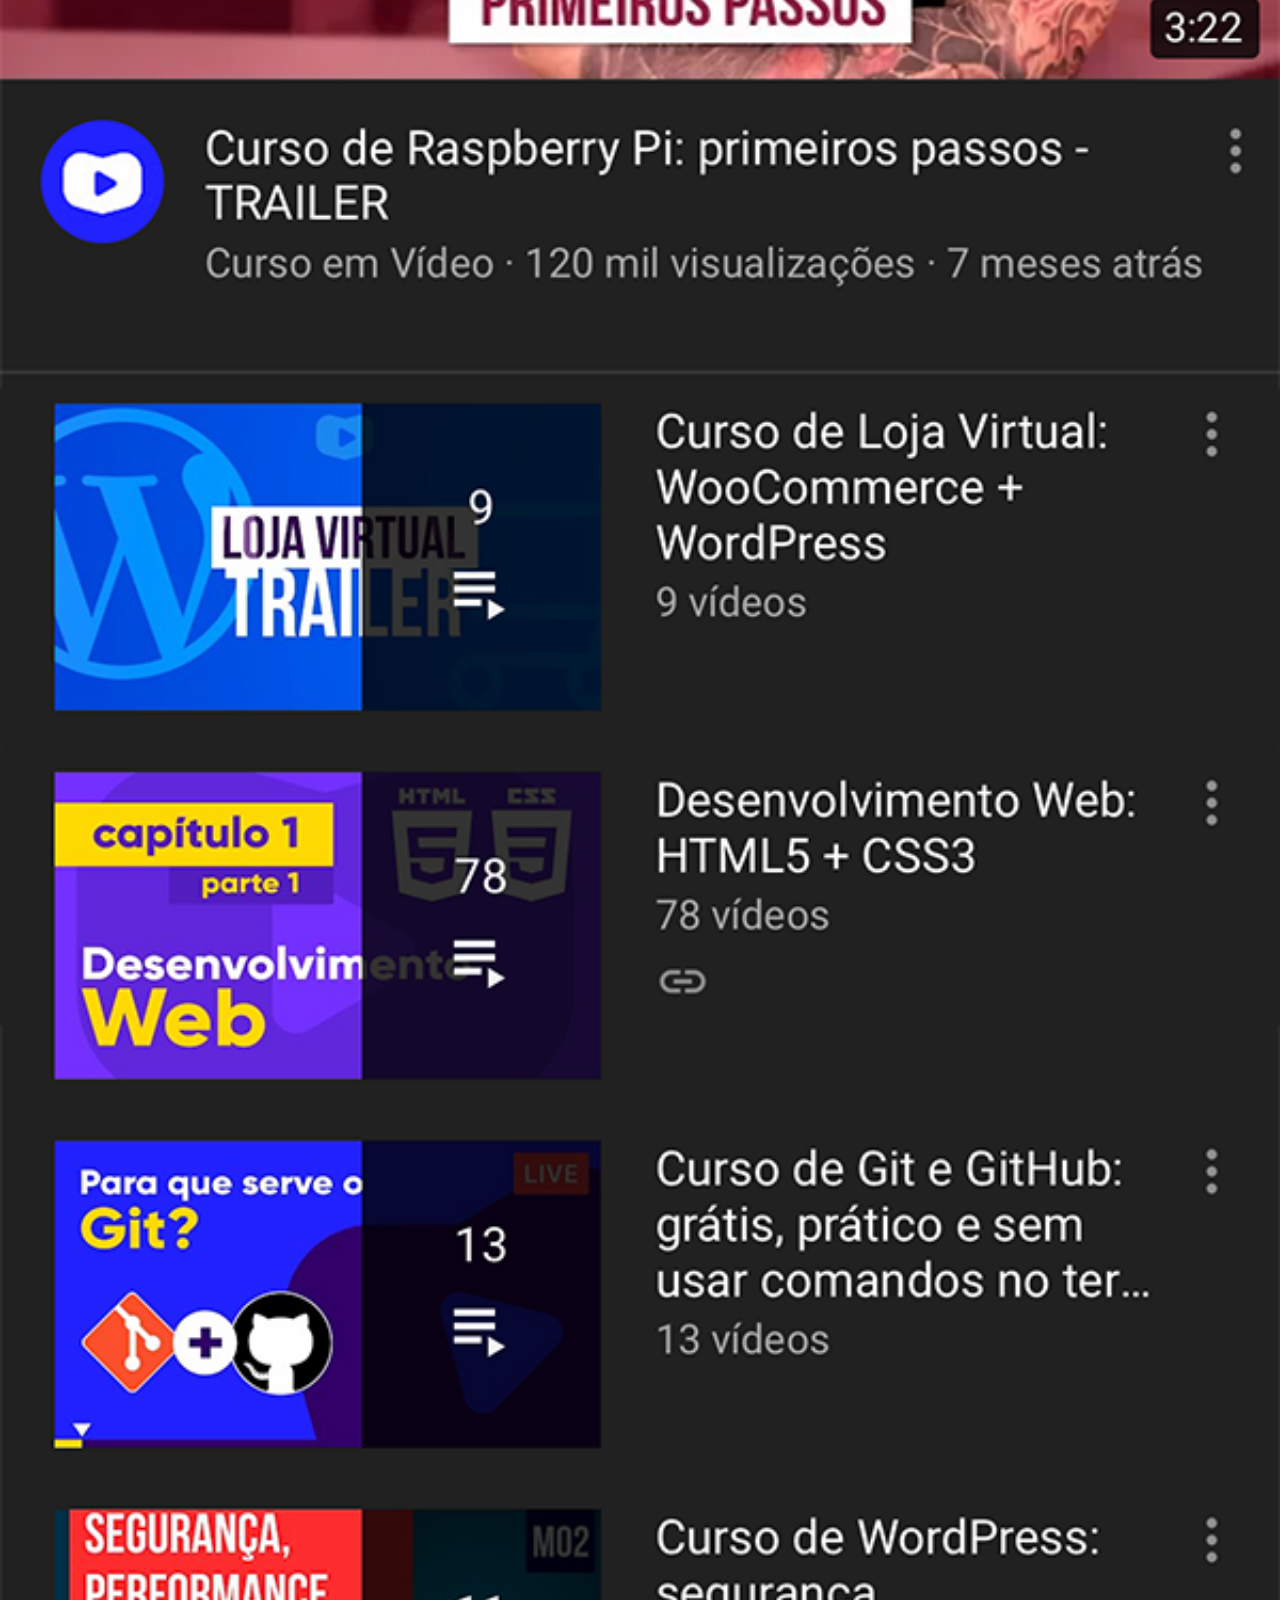
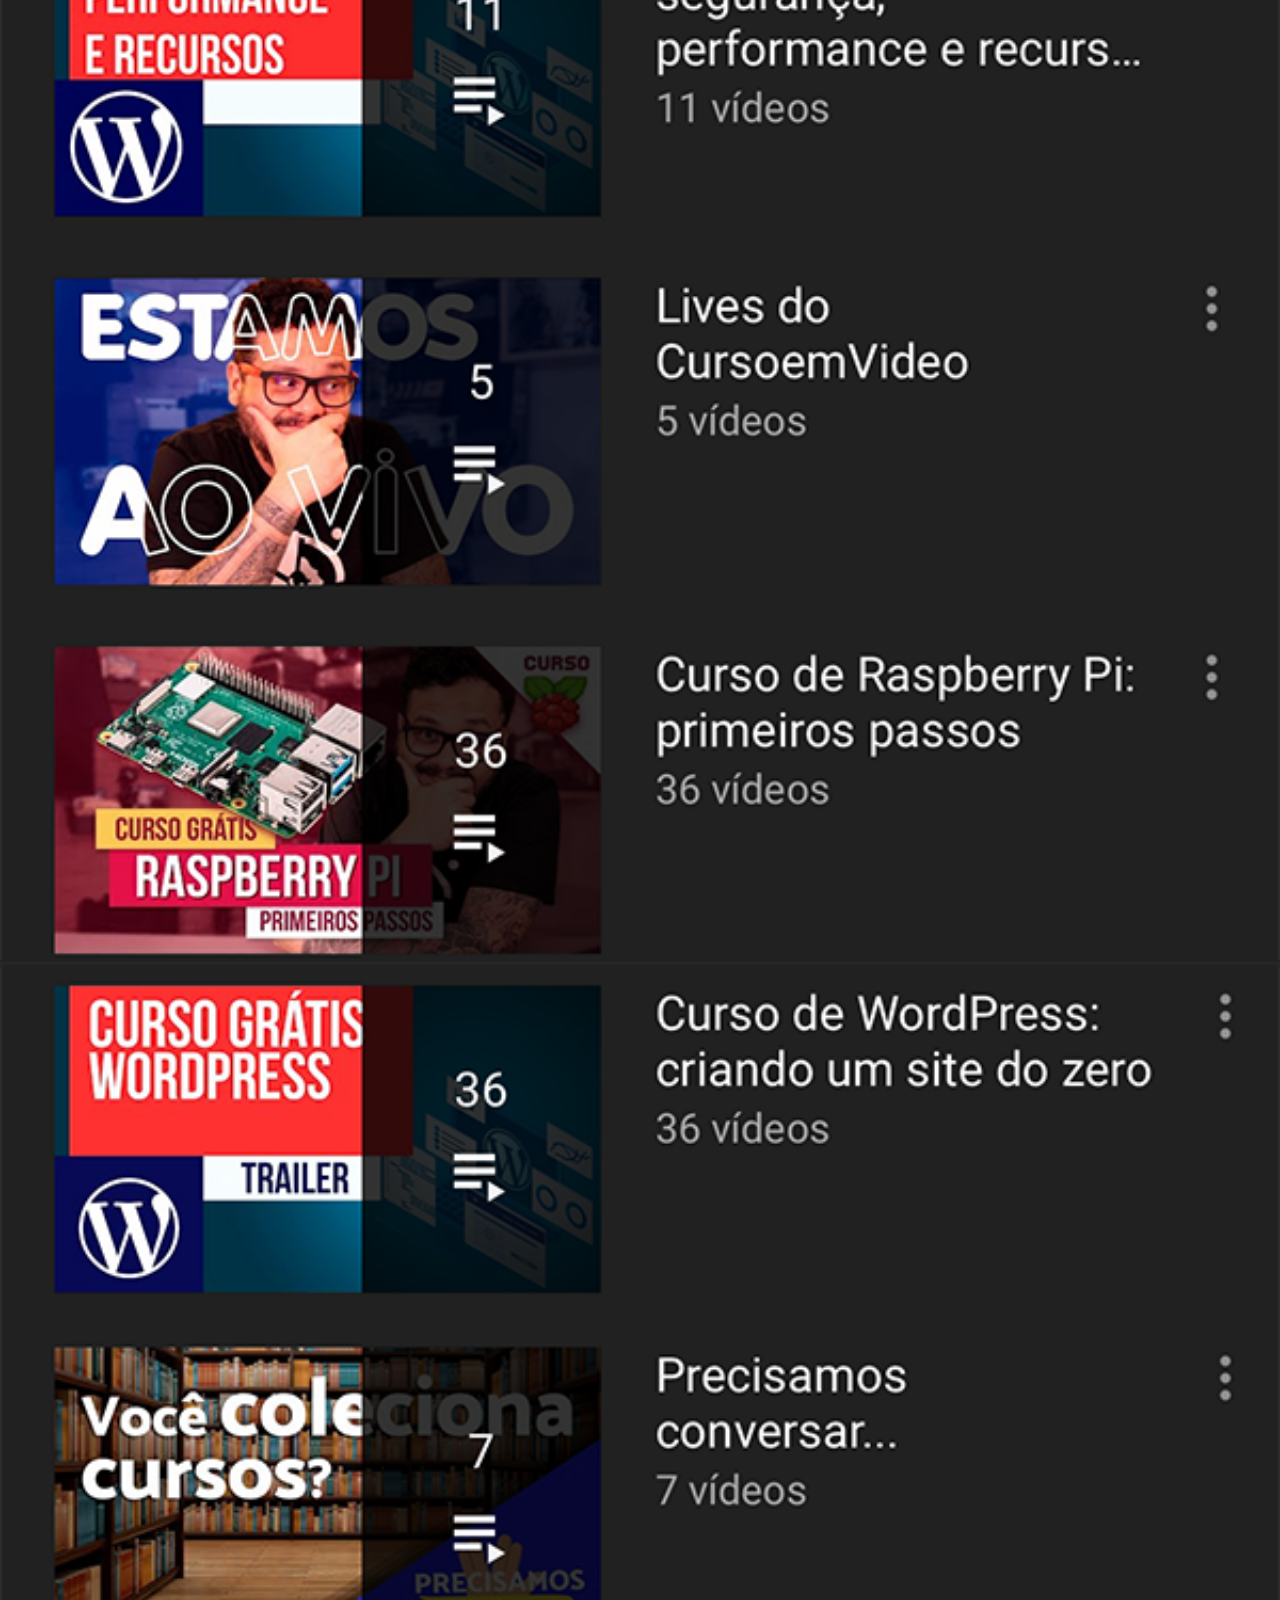
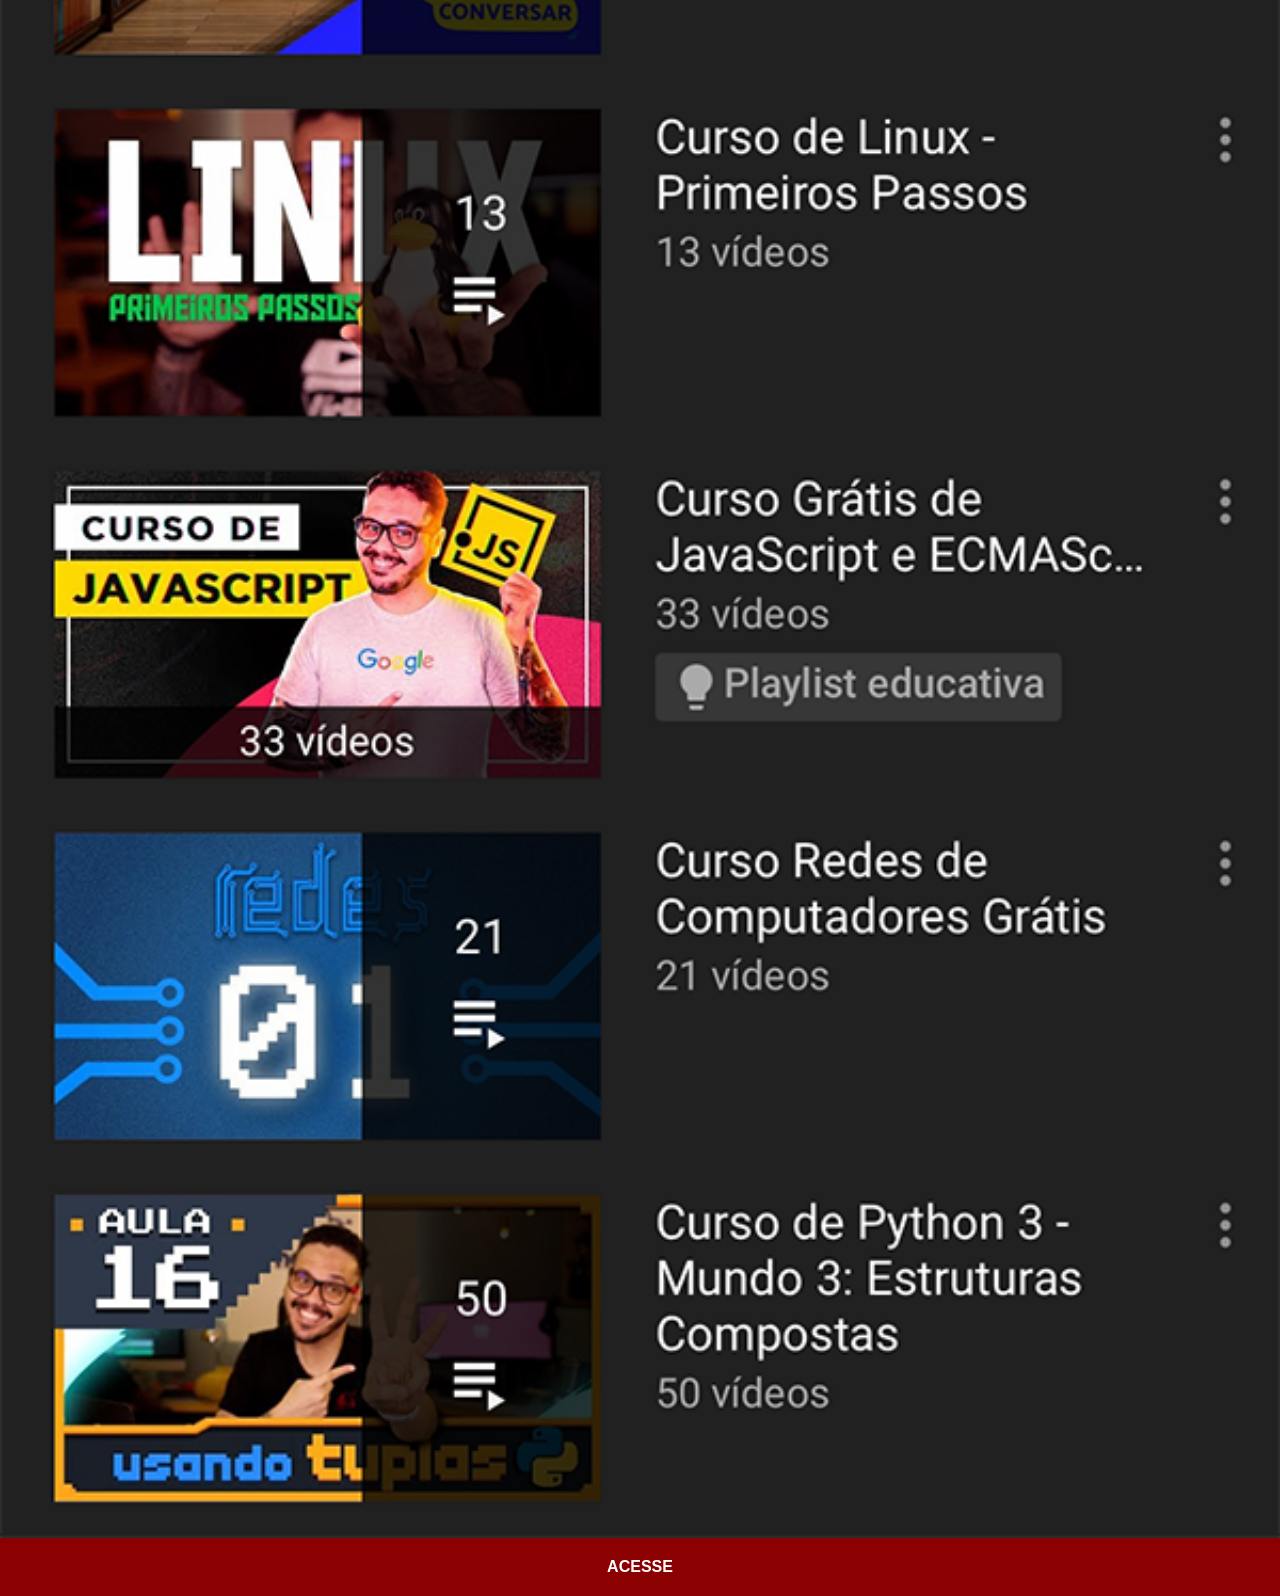
<file: youtube.html>
<!DOCTYPE html>
<html lang="pt-br">
<head>
    <meta charset="UTF-8">
    <meta name="viewport" content="width=device-width, initial-scale=1.0">
    <link rel="stylesheet" href="styles/sociais.css">
    <title>Youtube</title>
</head>
<body>
    <img src="imagens/tela-youtube.png" alt="Youtube">
    <a href="https://www.youtube.com/@cursoemvideo/playlists" target="_blank">ACESSE</a>
</body>
</html>
</file>
<file: styles/style.css>
@charset "UTF-8";

*{
    padding: 0px;
    margin: 0px;
    font-family: Arial, Helvetica, sans-serif;
}

html, body{
    height: 100vh;
    width: 100vw;
    background-color: black;
}

body{
    background: url(../imagens/fundo-madeira.jpg) no-repeat fixed top center;
    background-size: cover;
}

main{
    position: relative;
    height: 100vh;
}


/*Configurações da imagem do telefone*/

section#telefone{
    position: absolute;
    top: 50%;
    left: 50%;
    transform: translate(-50%, -50%);
    height: 627px;
    width: 311px;
    background: url(../imagens/frame-iphone.png) no-repeat;

}

/*Configurações da tela inicial(HOME)*/

iframe#tela{
    position: relative;
    top: 80.7px;
    left: 22.2px;

    width: 267px;
    height: 470px;
}

/*Configurações dos botões de redes sociais*/

section#redes-sociais {
    text-align: right;
}


section#redes-sociais a{
    text-decoration: none;
}


section#redes-sociais img{
    width: 50px;
    margin: 10px;
    border-radius: 50%;
    box-shadow: 2px 2px 5px rgba(0, 0, 0, 0.400);
    box-sizing: border-box; /*Essa função fez com que a borda fosse incluída no tamanho total do elemento*/
}

section#redes-sociais img:hover{
    border: 2px solid rgba(255, 255, 255, 0.600);
    transform:translate(-5px, -5px);
    box-shadow: 5px 5px 10px rgba(0, 0, 0, 0.400);
    transition: transform 0.4s, border 0.5s; /*Essa função criou um tempo para as animações ao passar o mouse nos botões, 1 para o "transform" que fez com que ele demorasse mais para mudar a posição do botão, criando aquele efeito do botão subir um pouco, e 1 para o border fazendo até meio que um efeito de "pisca" nele kkkk */
}
</file>
<file: styles/sociais.css>
@charset "UTF-8";


*{    
    margin: 0px;
    padding: 0px;
    font-family: Arial, Helvetica, sans-serif;
}

::-webkit-scrollbar{   /*essa função esconde a scrollbar*/
    height: 0px;
    width: 0px;
}

img{
    width: 100vw;
}

a{
    display: block;
    padding: 20px;
    margin: -4px;
    background-color: darkred;
    color: white;
    font-weight: bolder;
    text-align: center;
    text-decoration: none;
}

a:hover{
    background-color: red;
}
</file>
